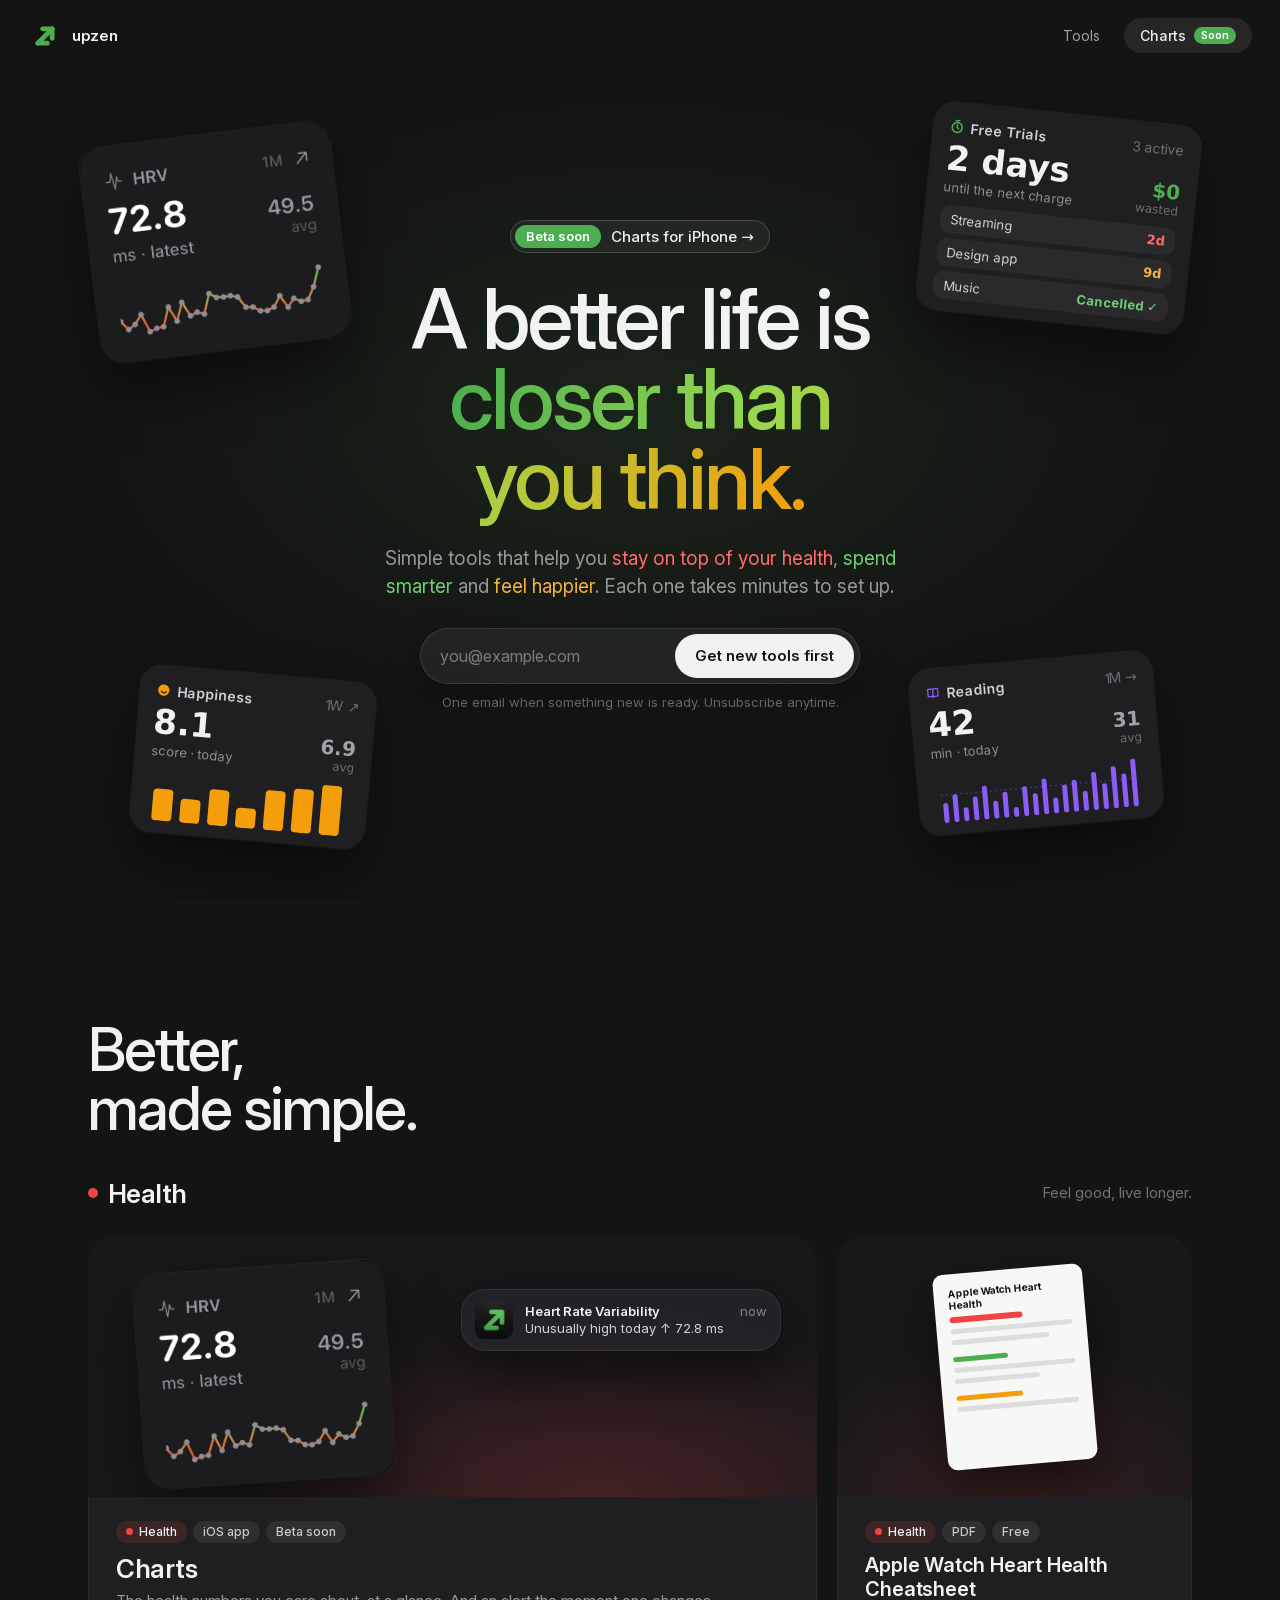
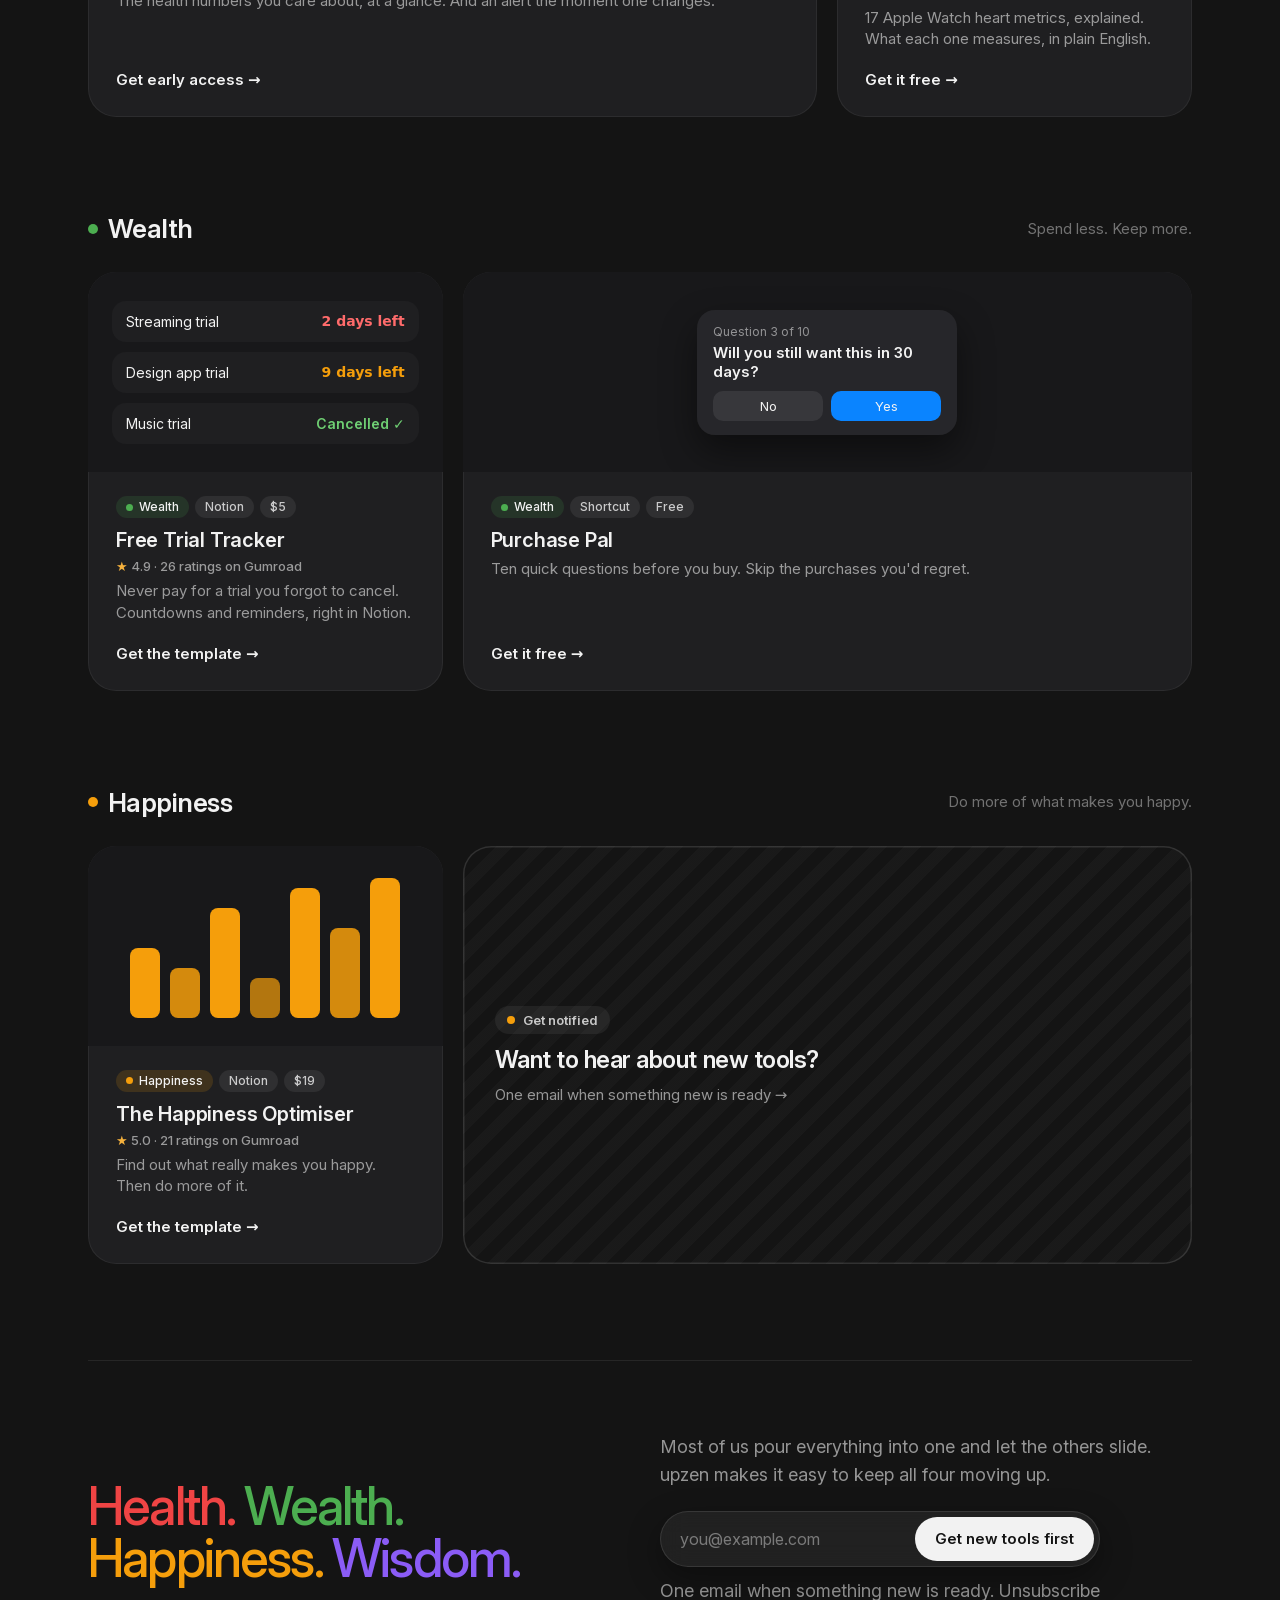
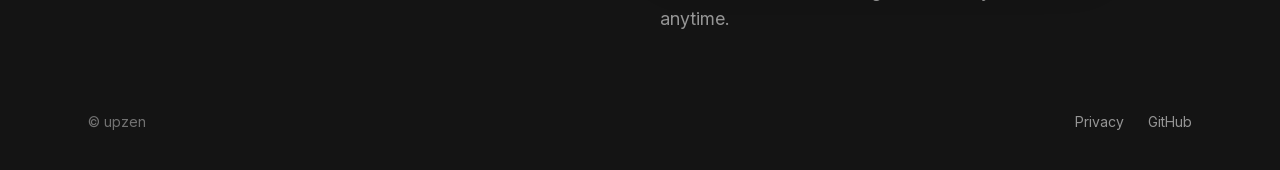
<file: index.html>
<!DOCTYPE html>
<html lang="en">
<head>
  <meta name="robots" content="noindex, nofollow" />
  <meta charset="UTF-8" />
  <meta name="viewport" content="width=device-width, initial-scale=1.0, minimum-scale=1.0, maximum-scale=5.0" />
  <title>upzen — tools for better living</title>
  <meta name="description" content="Simple tools that help you stay on top of your health, spend smarter and feel happier. Each one takes minutes to set up." />

  <!-- Favicon -->
  <link rel="icon" type="image/svg+xml" href="/assets/favicon.svg" />
  <link rel="icon" type="image/png" sizes="32x32" href="/assets/favicon-32x32.png" />
  <link rel="icon" type="image/png" sizes="16x16" href="/assets/favicon-16x16.png" />
  <link rel="apple-touch-icon" sizes="180x180" href="/assets/apple-touch-icon.png" />

  <!-- PWA -->
  <link rel="manifest" href="/manifest.json" />
  <meta name="theme-color" content="#141414" />
  <meta name="mobile-web-app-capable" content="yes" />
  <meta name="apple-mobile-web-app-capable" content="yes" />
  <meta name="apple-mobile-web-app-status-bar-style" content="black-translucent" />
  <meta name="apple-mobile-web-app-title" content="upzen" />

  <!-- Open Graph -->
  <meta property="og:type"        content="website" />
  <meta property="og:url"         content="https://upzen.co/" />
  <meta property="og:title"       content="upzen — tools for better living" />
  <meta property="og:description" content="Simple tools that help you stay on top of your health, spend smarter and feel happier. Each one takes minutes to set up." />
  <meta property="og:image"       content="https://upzen.co/assets/og-image.png" />
  <meta property="og:image:width"  content="1200" />
  <meta property="og:image:height" content="630" />
  <meta property="og:site_name"   content="upzen" />

  <!-- Twitter / X -->
  <meta name="twitter:card"        content="summary_large_image" />
  <meta name="twitter:title"       content="upzen — tools for better living" />
  <meta name="twitter:description" content="Simple tools that help you stay on top of your health, spend smarter and feel happier. Each one takes minutes to set up." />
  <meta name="twitter:image"       content="https://upzen.co/assets/og-image.png" />

  <link rel="preload" href="/assets/fonts/inter-roman-latin.woff2" as="font" type="font/woff2" crossorigin />
  <link rel="stylesheet" href="/assets/fonts/inter.css" />
  <link rel="stylesheet" href="/assets/v2.css" />
  <!-- Cloudflare Web Analytics --><script type='module' src='https://static.cloudflareinsights.com/beacon.min.js' data-cf-beacon='{"token": "06f5f6b1e0284eb387e32396f834f838"}'></script><!-- End Cloudflare Web Analytics -->
</head>
<body>

<header class="home-hero">
  <nav class="nav" aria-label="Main">
    <a href="/" class="nav-logo" aria-label="upzen home">
      <svg viewBox="0 0 79.67 79.67" aria-hidden="true"><path fill="#4cae50" d="m56.57,28.71h-22.16c-3.1,0-5.61-2.51-5.61-5.61s2.51-5.61,5.61-5.61h22.16c3.1,0,5.61,2.51,5.61,5.61s-2.51,5.61-5.61,5.61Z"/><path fill="#4cae50" d="m45.26,62.18h-22.16c-3.1,0-5.61-2.51-5.61-5.61s2.51-5.61,5.61-5.61h22.16c3.1,0,5.61,2.51,5.61,5.61s-2.51,5.61-5.61,5.61Z"/><path fill="#4cae50" d="m23.1,62.18c-1.44,0-2.87-.55-3.97-1.64-2.19-2.19-2.19-5.74,0-7.93L52.6,19.14c2.19-2.19,5.74-2.19,7.93,0,2.19,2.19,2.19,5.74,0,7.93L27.07,60.53c-1.1,1.1-2.53,1.64-3.97,1.64Z"/><path fill="#4cae50" d="m56.57,50.87c-3.1,0-5.61-2.51-5.61-5.61v-22.16c0-3.1,2.51-5.61,5.61-5.61s5.61,2.51,5.61,5.61v22.16c0,3.1-2.51,5.61-5.61,5.61Z"/></svg>
      <span>upzen</span>
    </a>
    <div class="nav-links">
      <a href="#tools">Tools</a>
      <a href="/charts/" class="nav-cta">Charts <span class="nav-soon">Soon</span></a>
    </div>
  </nav>

  <div class="home-hero-main">
    <a href="/charts/" class="pill"><span class="pill-badge">Beta soon</span><span>Charts for iPhone →</span></a>
    <h1 class="h1">A better life is<br><span class="grad grad-home">closer than<br>you think.</span></h1>
    <p class="lede">Simple tools that help you <a href="#area-health" class="area-link" style="color:#ff6b6b">stay on top of your health</a>, <a href="#area-wealth" class="area-link" style="color:#6fcf73">spend smarter</a> and <a href="#area-happiness" class="area-link" style="color:#f5b13d">feel happier</a>. Each one takes minutes to set up.</p>
    <form id="join" class="waitlist" data-kit-form="home" data-success="You're on the list. 🎉" action="https://app.kit.com/forms/9920214/subscriptions" method="post" novalidate>
      <div class="waitlist-fields">
        <label for="email-hero" class="sr-only">Email address</label>
        <input id="email-hero" class="waitlist-input" type="email" name="email_address" placeholder="you@example.com" required autocomplete="email" />
        <button type="submit" class="waitlist-btn">Get new tools first</button>
      </div>
      <input type="text" name="hp_website" class="waitlist-hp" tabindex="-1" autocomplete="off" aria-hidden="true" />
      <p class="waitlist-note">One email when something new is ready. Unsubscribe anytime.</p>
      <p class="waitlist-msg" role="status" aria-live="polite"></p>
    </form>
  </div>

  <div class="home-floats">
    <a href="/charts/" class="float float-hrv shot-card">
      <img src="/assets/charts/hrv-card.png" width="537" height="462"
           alt="A Charts HRV card: 72.8 ms latest against a 49.5 ms average, with a month of readings going up and down before rising today." />
    </a>
    <a href="https://upzen.gumroad.com/l/freetrialtracker" class="float float-wealth mcard" aria-label="Free Trial Tracker, a Notion template">
      <div class="mcard-head"><span class="mcard-title"><svg width="15" height="15" viewBox="0 0 24 24" fill="none" aria-hidden="true"><circle cx="12" cy="13" r="8" stroke="#4cae50" stroke-width="2.4"/><path d="M12 9v4l2.5 2M9 2h6" stroke="#4cae50" stroke-width="2.4" stroke-linecap="round"/></svg>Free Trials</span><span class="mcard-range">3 active</span></div>
      <div class="mcard-figs"><div><div class="mcard-val num">2 days</div><div class="mcard-sub">until the next charge</div></div><div class="mcard-avg num" style="color:#4cae50">$0<small>wasted</small></div></div>
      <div class="mcard-rows"><span class="mcard-row"><span>Streaming</span><b class="num" style="color:#ff6b6b">2d</b></span><span class="mcard-row"><span>Design app</span><b class="num" style="color:#f5b13d">9d</b></span><span class="mcard-row"><span>Music</span><b style="color:#6fcf73">Cancelled ✓</b></span></div>
    </a>
    <a href="https://upzen.gumroad.com/l/the-happiness-optimiser" class="float float-happy mcard" aria-label="The Happiness Optimiser, a Notion template">
      <div class="mcard-head"><span class="mcard-title"><svg width="15" height="15" viewBox="0 0 24 24"><circle cx="12" cy="12" r="9" fill="#f59e0b"/><path d="M8 14c1 1.6 2.4 2.4 4 2.4s3-.8 4-2.4" stroke="#1f1f21" stroke-width="1.8" fill="none" stroke-linecap="round"/></svg>Happiness</span><span class="mcard-range">1W ↗</span></div>
      <div class="mcard-figs"><div><div class="mcard-val num">8.1</div><div class="mcard-sub">score · today</div></div><div class="mcard-avg num">6.9<small>avg</small></div></div>
      <svg class="spark" viewBox="0 0 200 54" style="height:54px"><g fill="#f59e0b"><rect x="4" y="22" width="20" height="32" rx="4"/><rect x="32" y="30" width="20" height="24" rx="4"/><rect x="60" y="18" width="20" height="36" rx="4"/><rect x="88" y="34" width="20" height="20" rx="4"/><rect x="116" y="14" width="20" height="40" rx="4"/><rect x="144" y="10" width="20" height="44" rx="4"/><rect x="172" y="4" width="20" height="50" rx="4"/></g></svg>
    </a>
    <div class="float float-wisdom mcard" aria-hidden="true">
      <div class="mcard-head"><span class="mcard-title"><svg width="15" height="15" viewBox="0 0 24 24" fill="none"><path d="M4 5h6a2 2 0 0 1 2 2v12a2 2 0 0 0-2-2H4zM20 5h-6a2 2 0 0 0-2 2v12a2 2 0 0 1 2-2h6z" stroke="#8b5cf6" stroke-width="2" stroke-linejoin="round"/></svg>Reading</span><span class="mcard-range">1M →</span></div>
      <div class="mcard-figs"><div><div class="mcard-val num">42</div><div class="mcard-sub">min · today</div></div><div class="mcard-avg num">31<small>avg</small></div></div>
      <svg class="spark" viewBox="0 0 200 54" style="height:54px"><line x1="0" y1="26" x2="200" y2="26" stroke="#8b5cf6" stroke-opacity="0.45" stroke-width="1" stroke-dasharray="2 3"/><g fill="#8b5cf6"><rect x="2" y="34" width="5" height="20" rx="2.5"/><rect x="12" y="26" width="5" height="28" rx="2.5"/><rect x="22" y="40" width="5" height="14" rx="2.5"/><rect x="32" y="30" width="5" height="24" rx="2.5"/><rect x="42" y="20" width="5" height="34" rx="2.5"/><rect x="52" y="36" width="5" height="18" rx="2.5"/><rect x="62" y="28" width="5" height="26" rx="2.5"/><rect x="72" y="44" width="5" height="10" rx="2.5"/><rect x="82" y="24" width="5" height="30" rx="2.5"/><rect x="92" y="32" width="5" height="22" rx="2.5"/><rect x="102" y="18" width="5" height="36" rx="2.5"/><rect x="112" y="38" width="5" height="16" rx="2.5"/><rect x="122" y="26" width="5" height="28" rx="2.5"/><rect x="132" y="22" width="5" height="32" rx="2.5"/><rect x="142" y="34" width="5" height="20" rx="2.5"/><rect x="152" y="16" width="5" height="38" rx="2.5"/><rect x="162" y="28" width="5" height="26" rx="2.5"/><rect x="172" y="12" width="5" height="42" rx="2.5"/><rect x="182" y="20" width="5" height="34" rx="2.5"/><rect x="192" y="6" width="5" height="48" rx="2.5"/></g></svg>
    </div>
  </div>
</header>

<main id="tools" class="wrap shelf-section">
  <div class="shelf-head">
    <h2 class="h2">Better,<br>made simple.</h2>
  </div>

  <!-- To add a product: add a .pcard to its area and shrink or remove that area's .soon card. -->
  <section class="area" id="area-health" data-area="health" aria-labelledby="h-health">
    <div class="area-head"><h3 id="h-health"><span class="dot" style="background:var(--health)"></span>Health</h3><span>Feel good, live longer.</span></div>
    <div class="shelf">
      <a class="pcard span-2" href="/charts/">
        <div class="pcard-art" style="height:260px; background: radial-gradient(ellipse 80% 100% at 70% 100%, rgba(239,68,68,0.20), rgba(31,31,33,0) 70%), #18181a">
          <div class="shot-card feat-hrv">
            <img src="/assets/charts/hrv-card.png" width="537" height="462" alt="" loading="lazy" />
          </div>
          <div class="banner feat-banner">
            <img src="/assets/charts/app-icon.png" alt="" width="38" height="38" />
            <div class="banner-text"><div class="banner-top"><b>Heart Rate Variability</b><span>now</span></div><div class="banner-body">Unusually high today ↑ 72.8&nbsp;ms</div></div>
          </div>
        </div>
        <div class="pcard-body">
          <div class="pcard-meta"><span style="display: inline-flex; align-items: center; gap: 6px; font-size: 12px; font-weight: 500; padding: 5px 10px; border-radius: 99px; line-height: 1; white-space: nowrap; background: rgba(239,68,68,0.14); color: #f2f2f2"><span style="width: 7px; height: 7px; border-radius: 99px; background: #ef4444"></span>Health</span><span style="display: inline-flex; align-items: center; gap: 6px; font-size: 12px; font-weight: 500; padding: 5px 10px; border-radius: 99px; line-height: 1; white-space: nowrap; background: rgba(255,255,255,0.07); color: rgba(255,255,255,0.75)">iOS app</span><span style="display: inline-flex; align-items: center; gap: 6px; font-size: 12px; font-weight: 500; padding: 5px 10px; border-radius: 99px; line-height: 1; white-space: nowrap; background: rgba(255,255,255,0.07); color: rgba(255,255,255,0.75)">Beta soon</span></div>
          <div class="pcard-name" style="font-size:26px">Charts</div>
          <div class="pcard-desc">The health numbers you care about, at a glance. And an alert the moment one changes.</div>
          <div class="pcard-cta">Get early access →</div>
        </div>
      </a>
      <a class="pcard" href="https://upzen.gumroad.com/l/apple-watch-cheatsheet">
        <div class="pcard-art" style="height:260px; display:flex; align-items:center; justify-content:center; background: radial-gradient(ellipse 90% 90% at 50% 100%, rgba(239,68,68,0.16), rgba(31,31,33,0) 70%), #18181a" aria-hidden="true">
          <div style="width:150px; height:196px; background:#f7f7f5; border-radius:10px; transform:rotate(-5deg); box-shadow:0 24px 50px rgba(0,0,0,0.5); padding:14px; display:flex; flex-direction:column; gap:6px">
            <div style="font-size:10px; font-weight:700; color:#141414; line-height:1.15">Apple Watch Heart Health</div>
            <div style="height:6px; border-radius:3px; background:#ef4444; width:60%"></div>
            <div style="height:5px; border-radius:3px; background:#ddd"></div><div style="height:5px; border-radius:3px; background:#ddd; width:80%"></div>
            <div style="height:5px; border-radius:3px; background:#4cae50; width:45%; margin-top:6px"></div>
            <div style="height:5px; border-radius:3px; background:#ddd"></div><div style="height:5px; border-radius:3px; background:#ddd; width:70%"></div>
            <div style="height:5px; border-radius:3px; background:#f59e0b; width:55%; margin-top:6px"></div>
            <div style="height:5px; border-radius:3px; background:#ddd"></div>
          </div>
        </div>
        <div class="pcard-body">
          <div class="pcard-meta"><span style="display: inline-flex; align-items: center; gap: 6px; font-size: 12px; font-weight: 500; padding: 5px 10px; border-radius: 99px; line-height: 1; white-space: nowrap; background: rgba(239,68,68,0.14); color: #f2f2f2"><span style="width: 7px; height: 7px; border-radius: 99px; background: #ef4444"></span>Health</span><span style="display: inline-flex; align-items: center; gap: 6px; font-size: 12px; font-weight: 500; padding: 5px 10px; border-radius: 99px; line-height: 1; white-space: nowrap; background: rgba(255,255,255,0.07); color: rgba(255,255,255,0.75)">PDF</span><span style="display: inline-flex; align-items: center; gap: 6px; font-size: 12px; font-weight: 500; padding: 5px 10px; border-radius: 99px; line-height: 1; white-space: nowrap; background: rgba(255,255,255,0.07); color: rgba(255,255,255,0.75)">Free</span></div>
          <div class="pcard-name">Apple Watch Heart Health Cheatsheet</div>
          <div class="pcard-desc">17 Apple Watch heart metrics, explained. What each one measures, in plain English.</div>
          <div class="pcard-cta">Get it free →</div>
        </div>
      </a>
    </div>
  </section>

  <section class="area" id="area-wealth" data-area="wealth" aria-labelledby="h-wealth">
    <div class="area-head"><h3 id="h-wealth"><span class="dot" style="background:var(--wealth)"></span>Wealth</h3><span>Spend less. Keep more.</span></div>
    <div class="shelf">
      <a class="pcard" href="https://upzen.gumroad.com/l/freetrialtracker">
        <div class="pcard-art" style="display:flex; flex-direction:column; justify-content:center; gap:10px; padding:0 24px" aria-hidden="true">
          <div style="display:flex; justify-content:space-between; gap:8px; background:var(--card); border-radius:14px; padding:12px 14px; font-size:14px"><span>Streaming trial</span><span class="num" style="color:#ff6b6b; font-weight:700; white-space:nowrap">2 days left</span></div>
          <div style="display:flex; justify-content:space-between; gap:8px; background:var(--card); border-radius:14px; padding:12px 14px; font-size:14px"><span>Design app trial</span><span class="num" style="color:#f59e0b; font-weight:700; white-space:nowrap">9 days left</span></div>
          <div style="display:flex; justify-content:space-between; gap:8px; background:var(--card); border-radius:14px; padding:12px 14px; font-size:14px"><span>Music trial</span><span style="color:#6fcf73; font-weight:600; white-space:nowrap">Cancelled ✓</span></div>
        </div>
        <div class="pcard-body">
          <div class="pcard-meta"><span style="display: inline-flex; align-items: center; gap: 6px; font-size: 12px; font-weight: 500; padding: 5px 10px; border-radius: 99px; line-height: 1; white-space: nowrap; background: rgba(76,174,80,0.15); color: #f2f2f2"><span style="width: 7px; height: 7px; border-radius: 99px; background: #4cae50"></span>Wealth</span><span style="display: inline-flex; align-items: center; gap: 6px; font-size: 12px; font-weight: 500; padding: 5px 10px; border-radius: 99px; line-height: 1; white-space: nowrap; background: rgba(255,255,255,0.07); color: rgba(255,255,255,0.75)">Notion</span><span style="display: inline-flex; align-items: center; gap: 6px; font-size: 12px; font-weight: 500; padding: 5px 10px; border-radius: 99px; line-height: 1; white-space: nowrap; background: rgba(255,255,255,0.07); color: rgba(255,255,255,0.75)">$5</span></div>
          <div class="pcard-name">Free Trial Tracker</div>
          <div class="pcard-proof"><span aria-hidden="true">★</span> 4.9 · 26 ratings on Gumroad</div>
          <div class="pcard-desc">Never pay for a trial you forgot to cancel. Countdowns and reminders, right in Notion.</div>
          <div class="pcard-cta">Get the template →</div>
        </div>
      </a>
      <a class="pcard span-2" href="https://upzen.gumroad.com/l/purchase-pal">
        <div class="pcard-art" style="display:flex; align-items:center; justify-content:center; padding:0 24px" aria-hidden="true">
          <div style="background:rgba(40,40,44,0.9); border-radius:18px; padding:14px 16px; width:100%; max-width:260px; box-shadow:0 16px 36px rgba(0,0,0,0.45)">
            <div style="font-size:12px; color:rgba(255,255,255,0.5)">Question 3 of 10</div>
            <div style="font-size:15px; font-weight:600; margin-top:4px">Will you still want this in 30 days?</div>
            <div style="display:flex; gap:8px; margin-top:10px"><span style="flex:1; text-align:center; font-size:13px; padding:7px; border-radius:10px; background:rgba(255,255,255,0.08)">No</span><span style="flex:1; text-align:center; font-size:13px; padding:7px; border-radius:10px; background:#0a84ff">Yes</span></div>
          </div>
        </div>
        <div class="pcard-body">
          <div class="pcard-meta"><span style="display: inline-flex; align-items: center; gap: 6px; font-size: 12px; font-weight: 500; padding: 5px 10px; border-radius: 99px; line-height: 1; white-space: nowrap; background: rgba(76,174,80,0.15); color: #f2f2f2"><span style="width: 7px; height: 7px; border-radius: 99px; background: #4cae50"></span>Wealth</span><span style="display: inline-flex; align-items: center; gap: 6px; font-size: 12px; font-weight: 500; padding: 5px 10px; border-radius: 99px; line-height: 1; white-space: nowrap; background: rgba(255,255,255,0.07); color: rgba(255,255,255,0.75)">Shortcut</span><span style="display: inline-flex; align-items: center; gap: 6px; font-size: 12px; font-weight: 500; padding: 5px 10px; border-radius: 99px; line-height: 1; white-space: nowrap; background: rgba(255,255,255,0.07); color: rgba(255,255,255,0.75)">Free</span></div>
          <div class="pcard-name">Purchase Pal</div>
          <div class="pcard-desc">Ten quick questions before you buy. Skip the purchases you'd regret.</div>
          <div class="pcard-cta">Get it free →</div>
        </div>
      </a>
    </div>
  </section>

  <section class="area" id="area-happiness" data-area="happiness" aria-labelledby="h-happiness">
    <div class="area-head"><h3 id="h-happiness"><span class="dot" style="background:var(--happiness)"></span>Happiness</h3><span>Do more of what makes you happy.</span></div>
    <div class="shelf">
      <a class="pcard" href="https://upzen.gumroad.com/l/the-happiness-optimiser">
        <div class="pcard-art" style="display:flex; align-items:flex-end; justify-content:center; gap:10px; padding:0 24px 28px" aria-hidden="true">
          <div style="width:30px; height:70px; border-radius:8px; background:#f59e0b"></div><div style="width:30px; height:50px; border-radius:8px; background:#f59e0b; opacity:.85"></div><div style="width:30px; height:110px; border-radius:8px; background:#f59e0b"></div><div style="width:30px; height:40px; border-radius:8px; background:#f59e0b; opacity:.7"></div><div style="width:30px; height:130px; border-radius:8px; background:#f59e0b"></div><div style="width:30px; height:90px; border-radius:8px; background:#f59e0b; opacity:.85"></div><div style="width:30px; height:140px; border-radius:8px; background:#f59e0b"></div>
        </div>
        <div class="pcard-body">
          <div class="pcard-meta"><span style="display: inline-flex; align-items: center; gap: 6px; font-size: 12px; font-weight: 500; padding: 5px 10px; border-radius: 99px; line-height: 1; white-space: nowrap; background: rgba(245,158,11,0.15); color: #f2f2f2"><span style="width: 7px; height: 7px; border-radius: 99px; background: #f59e0b"></span>Happiness</span><span style="display: inline-flex; align-items: center; gap: 6px; font-size: 12px; font-weight: 500; padding: 5px 10px; border-radius: 99px; line-height: 1; white-space: nowrap; background: rgba(255,255,255,0.07); color: rgba(255,255,255,0.75)">Notion</span><span style="display: inline-flex; align-items: center; gap: 6px; font-size: 12px; font-weight: 500; padding: 5px 10px; border-radius: 99px; line-height: 1; white-space: nowrap; background: rgba(255,255,255,0.07); color: rgba(255,255,255,0.75)">$19</span></div>
          <div class="pcard-name">The Happiness Optimiser</div>
          <div class="pcard-proof"><span aria-hidden="true">★</span> 5.0 · 21 ratings on Gumroad</div>
          <div class="pcard-desc">Find out what really makes you happy. Then do more of it.</div>
          <div class="pcard-cta">Get the template →</div>
        </div>
      </a>
      <a class="soon" href="#subscribe">
        <span class="soon-badge"><span class="dot" style="background:var(--happiness)"></span>Get notified</span>
        <span class="soon-title">Want to hear about new tools?</span>
        <span class="soon-sub">One email when something new is ready →</span>
      </a>
    </div>
  </section>

  <section id="subscribe" class="about">
    <h2 class="h2" style="font-size:clamp(36px, 4.6vw, 52px); line-height:1"><span style="color:var(--health)">Health.</span> <span style="color:var(--wealth)">Wealth.</span><br><span style="color:var(--happiness)">Happiness.</span> <span style="color:var(--wisdom)">Wisdom.</span></h2>
    <div class="about-copy">
      <p>Most of us pour everything into one and let the others slide. upzen makes it easy to keep all four moving up.</p>
      <form class="waitlist" data-kit-form="home" data-success="You're on the list. 🎉" action="https://app.kit.com/forms/9920214/subscriptions" method="post" novalidate>
        <div class="waitlist-fields">
          <label for="email-end" class="sr-only">Email address</label>
          <input id="email-end" class="waitlist-input" type="email" name="email_address" placeholder="you@example.com" required autocomplete="email" />
          <button type="submit" class="waitlist-btn">Get new tools first</button>
        </div>
        <input type="text" name="hp_website" class="waitlist-hp" tabindex="-1" autocomplete="off" aria-hidden="true" />
        <p class="waitlist-note">One email when something new is ready. Unsubscribe anytime.</p>
        <p class="waitlist-msg" role="status" aria-live="polite"></p>
      </form>
    </div>
  </section>

  <footer class="footer">
    <span>© upzen</span>
    <nav aria-label="Footer"><a href="/privacy">Privacy</a><a href="https://github.com/upzen-co">GitHub</a></nav>
  </footer>
</main>

<script src="/assets/v2.js"></script>
</body>
</html>
</file>
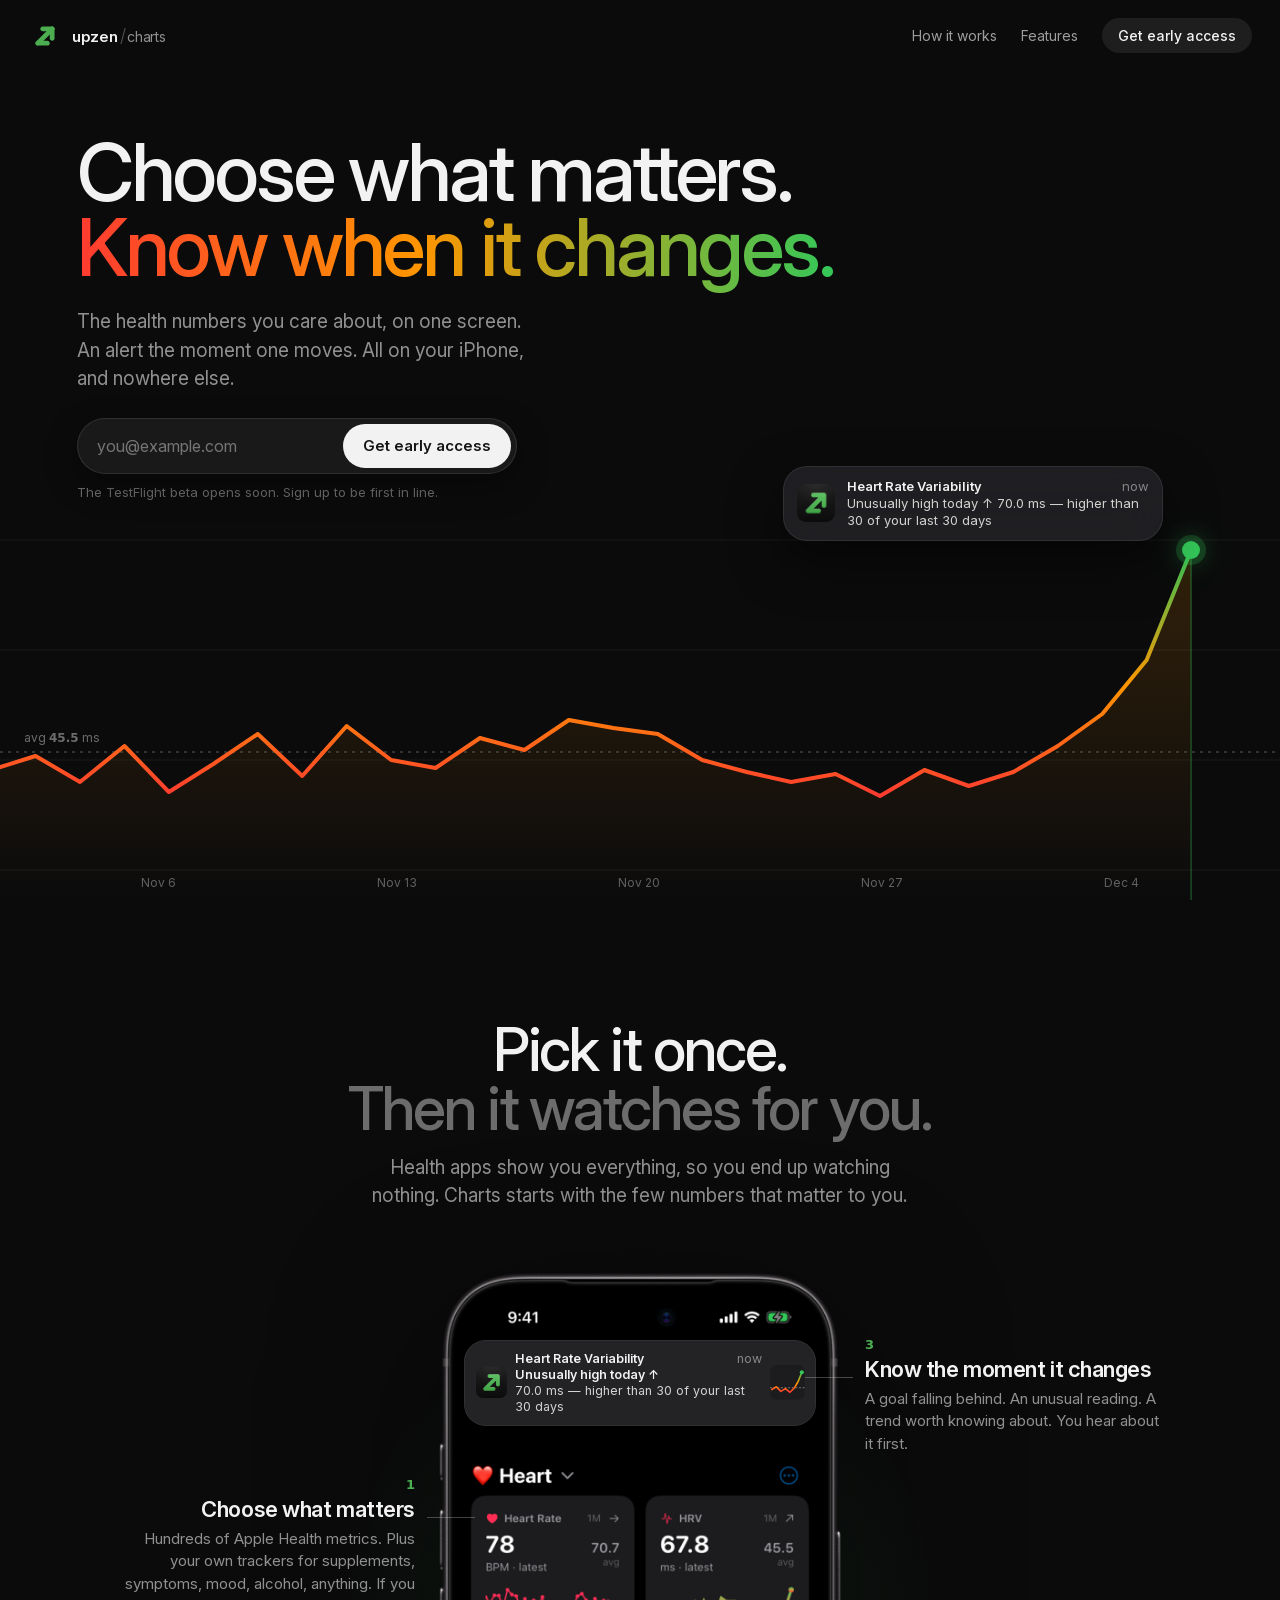
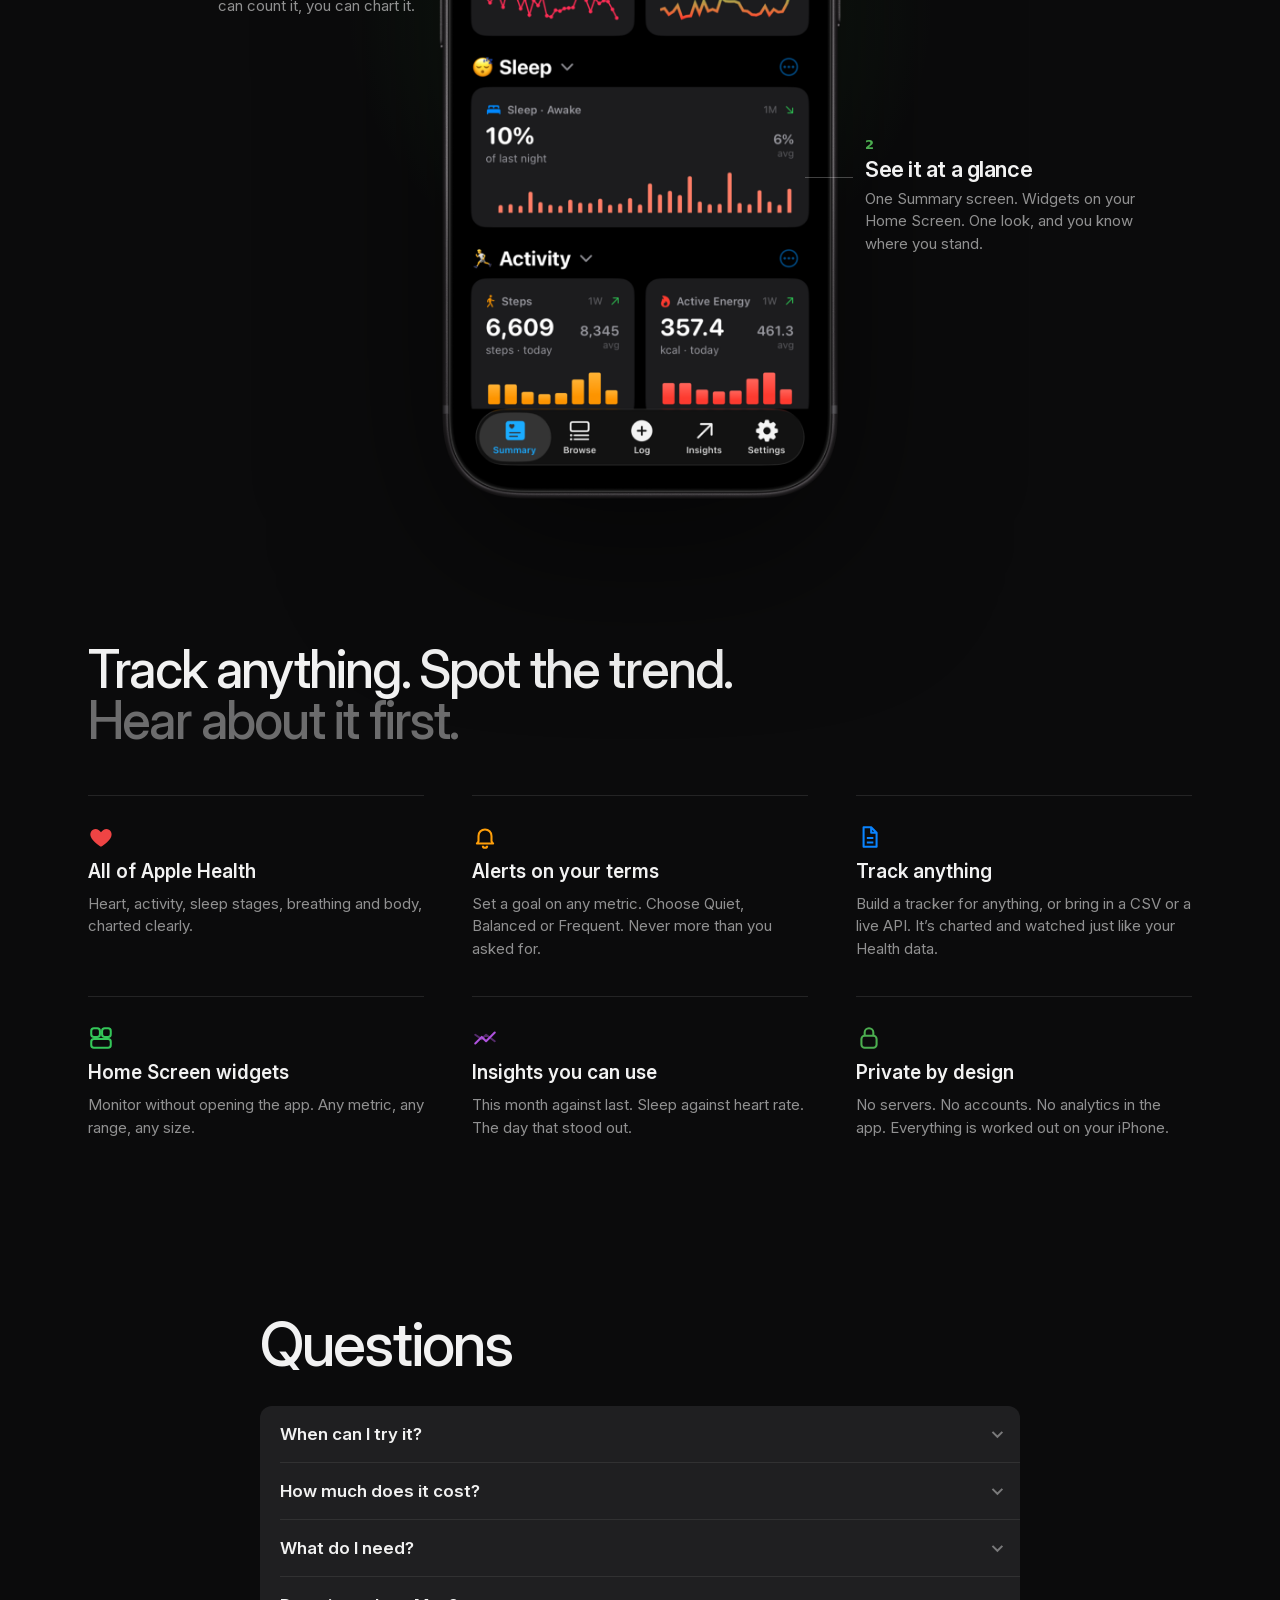
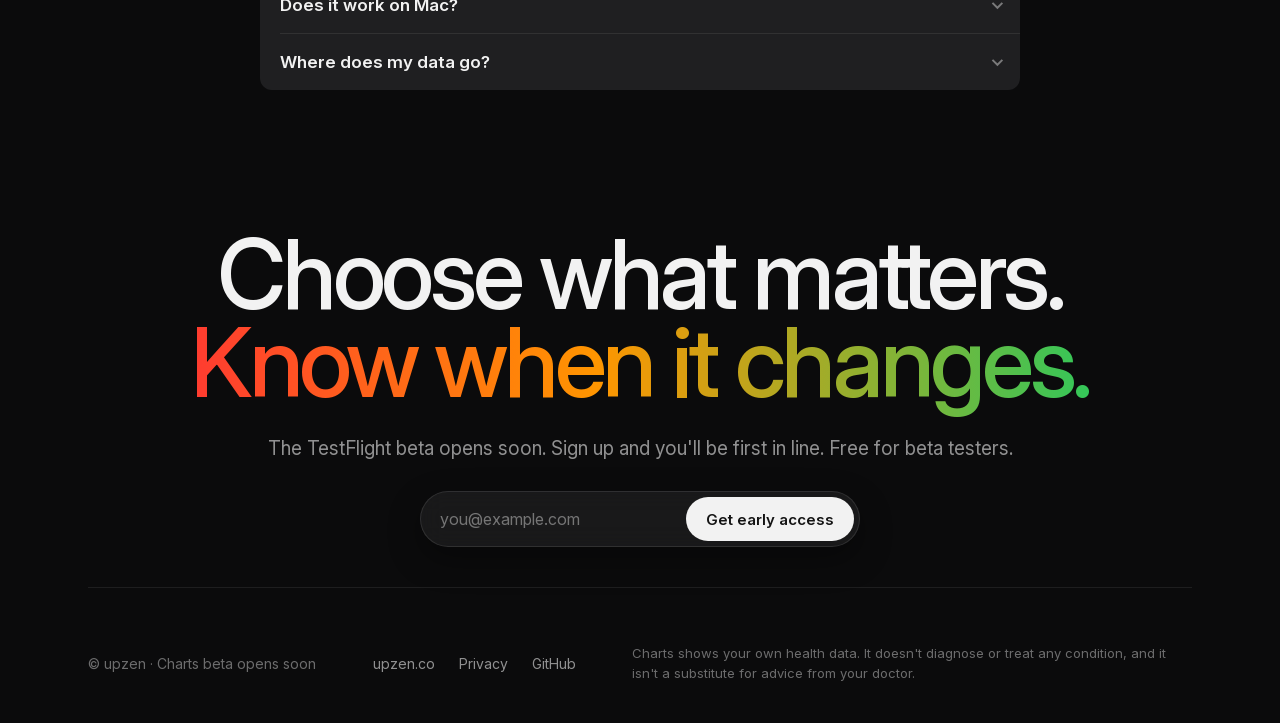
<file: charts/index.html>
<!DOCTYPE html>
<html lang="en">
<head>
  <meta name="robots" content="noindex, nofollow" />
  <meta charset="UTF-8" />
  <meta name="viewport" content="width=device-width, initial-scale=1.0, minimum-scale=1.0, maximum-scale=5.0" />
  <title>Charts — choose what matters, know when it changes · upzen</title>
  <meta name="description" content="Charts is the chart app for the health data you care about. Choose your metrics, monitor them at a glance, and get real-time alerts the moment any of them changes. Private by design. Beta coming soon to iPhone, and to Mac for your own data." />
  <link rel="canonical" href="https://upzen.co/charts/" />

  <!-- Favicon -->
  <link rel="icon" type="image/svg+xml" href="/assets/favicon.svg" />
  <link rel="icon" type="image/png" sizes="32x32" href="/assets/favicon-32x32.png" />
  <link rel="icon" type="image/png" sizes="16x16" href="/assets/favicon-16x16.png" />
  <link rel="apple-touch-icon" sizes="180x180" href="/assets/apple-touch-icon.png" />
  <meta name="theme-color" content="#0b0b0c" />

  <!-- Open Graph -->
  <meta property="og:type"        content="website" />
  <meta property="og:url"         content="https://upzen.co/charts/" />
  <meta property="og:title"       content="Charts — choose what matters, know when it changes" />
  <meta property="og:description" content="Choose the health data you care about, monitor it at a glance, and get real-time alerts the moment any of it changes. Private by design. Beta coming soon to iPhone, and to Mac for your own data." />
  <meta property="og:image"       content="https://upzen.co/assets/charts/og-image.png" />
  <meta property="og:image:width"  content="1200" />
  <meta property="og:image:height" content="630" />
  <meta property="og:image:alt"   content="Charts app: headline “Choose what matters. Know when it changes.” beside an iPhone showing the Summary screen and a real-time Heart Rate Variability alert." />
  <meta property="og:site_name"   content="upzen" />

  <!-- Twitter / X -->
  <meta name="twitter:card"        content="summary_large_image" />
  <meta name="twitter:title"       content="Charts — choose what matters, know when it changes" />
  <meta name="twitter:description" content="Choose the health data you care about, monitor it at a glance, and get real-time alerts the moment any of it changes. Private by design. Beta coming soon to iPhone, and to Mac for your own data." />
  <meta name="twitter:image"       content="https://upzen.co/assets/charts/og-image.png" />
  <meta name="twitter:image:alt"   content="Charts app: headline “Choose what matters. Know when it changes.” beside an iPhone showing the Summary screen and a real-time Heart Rate Variability alert." />

  <link rel="preload" href="/assets/fonts/inter-roman-latin.woff2" as="font" type="font/woff2" crossorigin />
  <link rel="stylesheet" href="/assets/fonts/inter.css" />
  <link rel="stylesheet" href="/assets/v2.css" />
  <!-- Cloudflare Web Analytics --><script type='module' src='https://static.cloudflareinsights.com/beacon.min.js' data-cf-beacon='{"token": "06f5f6b1e0284eb387e32396f834f838"}'></script><!-- End Cloudflare Web Analytics -->
</head>
<body class="page-charts">

<header class="charts-hero">
  <nav class="nav" aria-label="Main">
    <a href="/" class="nav-logo" aria-label="upzen home">
      <svg viewBox="0 0 79.67 79.67" aria-hidden="true"><path fill="#4cae50" d="m56.57,28.71h-22.16c-3.1,0-5.61-2.51-5.61-5.61s2.51-5.61,5.61-5.61h22.16c3.1,0,5.61,2.51,5.61,5.61s-2.51,5.61-5.61,5.61Z"/><path fill="#4cae50" d="m45.26,62.18h-22.16c-3.1,0-5.61-2.51-5.61-5.61s2.51-5.61,5.61-5.61h22.16c3.1,0,5.61,2.51,5.61,5.61s-2.51,5.61-5.61,5.61Z"/><path fill="#4cae50" d="m23.1,62.18c-1.44,0-2.87-.55-3.97-1.64-2.19-2.19-2.19-5.74,0-7.93L52.6,19.14c2.19-2.19,5.74-2.19,7.93,0,2.19,2.19,2.19,5.74,0,7.93L27.07,60.53c-1.1,1.1-2.53,1.64-3.97,1.64Z"/><path fill="#4cae50" d="m56.57,50.87c-3.1,0-5.61-2.51-5.61-5.61v-22.16c0-3.1,2.51-5.61,5.61-5.61s5.61,2.51,5.61,5.61v22.16c0,3.1-2.51,5.61-5.61,5.61Z"/></svg>
      <span>upzen<span class="wm-sep">/</span><span class="wm-product">charts</span></span>
    </a>
    <div class="nav-links">
      <a href="#how" class="hide-sm">How it works</a>
      <a href="#features" class="hide-sm">Features</a>
      <a href="#notify" class="nav-cta">Get early access</a>
    </div>
  </nav>

  <div class="hero-graph" aria-hidden="true">
    <svg class="line line-grid" viewBox="0 0 1440 470" preserveAspectRatio="none">
      <g stroke="rgba(255,255,255,0.06)" stroke-width="1" vector-effect="non-scaling-stroke"><line x1="0" y1="110" x2="1440" y2="110" vector-effect="non-scaling-stroke"/><line x1="0" y1="220" x2="1440" y2="220" vector-effect="non-scaling-stroke"/><line x1="0" y1="330" x2="1440" y2="330" vector-effect="non-scaling-stroke"/><line x1="0" y1="440" x2="1440" y2="440" vector-effect="non-scaling-stroke"/></g>
      <line x1="0" y1="322" x2="1440" y2="322" stroke="rgba(255,255,255,0.32)" stroke-width="1.2" stroke-dasharray="3 5" vector-effect="non-scaling-stroke"/>
    </svg>
    <!-- The data draws itself in on load (CSS), then the spike and the alert land. -->
    <svg class="line line-data" viewBox="0 0 1440 470" preserveAspectRatio="none">
      <defs>
        <linearGradient id="hrv-hero" x1="0" y1="1" x2="0" y2="0"><stop offset="0" stop-color="#ff3b30"/><stop offset="0.45" stop-color="#ff9500"/><stop offset="1" stop-color="#34c759"/></linearGradient>
        <linearGradient id="hrv-hero-fill" x1="0" y1="0" x2="0" y2="1"><stop offset="0" stop-color="#ff9500" stop-opacity="0.16"/><stop offset="1" stop-color="#ff9500" stop-opacity="0"/></linearGradient>
      </defs>
      <path d="M-10,340 L40,326 L90,352 L140,316 L190,362 L240,334 L290,304 L340,346 L390,296 L440,330 L490,338 L540,308 L590,320 L640,290 L690,298 L740,304 L790,330 L840,342 L890,352 L940,344 L990,366 L1040,340 L1090,356 L1140,342 L1190,316 L1240,284 L1290,230 L1340,120 L1340,470 L-10,470 Z" fill="url(#hrv-hero-fill)"/>
      <polyline fill="none" stroke="url(#hrv-hero)" stroke-width="4" stroke-linejoin="round" stroke-linecap="round" vector-effect="non-scaling-stroke" points="-10,340 40,326 90,352 140,316 190,362 240,334 290,304 340,346 390,296 440,330 490,338 540,308 590,320 640,290 690,298 740,304 790,330 840,342 890,352 940,344 990,366 1040,340 1090,356 1140,342 1190,316 1240,284 1290,230 1340,120"/>
      <line x1="1340" y1="120" x2="1340" y2="470" stroke="#34c759" stroke-opacity="0.35" stroke-width="1.5" vector-effect="non-scaling-stroke"/>
    </svg>
    <div class="avg">avg <span class="num" style="font-weight:600">45.5</span> ms</div>
    <div class="spike"></div>
    <div class="banner hero-alert">
      <img src="/assets/charts/app-icon.png" alt="" width="38" height="38" />
      <div class="banner-text">
        <div class="banner-top"><b>Heart Rate Variability</b><span>now</span></div>
        <div class="banner-body">Unusually high today ↑ 70.0 ms — higher than 30 of your last 30 days</div>
      </div>
    </div>
    <div class="dates" data-live-dates><span>&nbsp;</span></div>
  </div>

  <div class="charts-hero-main">
    <h1 class="h1"><span class="line">Choose what matters.</span><br><span class="line grad grad-health">Know when it changes.</span></h1>
    <p class="lede">The health numbers you care about, on one screen. An alert the moment one moves. All on your iPhone, and nowhere else.</p>
    <form class="waitlist" data-kit-form="charts" data-success="You're in. We'll email you the moment the beta opens. 🎉" action="https://app.kit.com/forms/10081023/subscriptions" method="post" novalidate>
      <div class="waitlist-fields">
        <label for="email-hero" class="sr-only">Email address</label>
        <input id="email-hero" class="waitlist-input" type="email" name="email_address" placeholder="you@example.com" required autocomplete="email" />
        <button type="submit" class="waitlist-btn">Get early access</button>
      </div>
      <input type="text" name="hp_website" class="waitlist-hp" tabindex="-1" autocomplete="off" aria-hidden="true" />
      <p class="waitlist-note">The TestFlight beta opens soon. Sign up to be first in line.</p>
      <p class="waitlist-msg" role="status" aria-live="polite"></p>
    </form>
  </div>
</header>

<main class="wrap">
  <section id="how" class="story">
    <div class="story-head" data-reveal>
      <h2 class="h2">Pick it once.<br><span style="color:var(--ink-3)">Then it watches for you.</span></h2>
      <p class="lede">Health apps show you everything, so you end up watching nothing. Charts starts with the few numbers that matter to you.</p>
    </div>

    <div class="stage">
      <div class="stage-glow"></div>
      <div class="phone" data-reveal>
        <img src="/assets/charts/iphone-summary.png" width="900" height="1840" loading="lazy"
             alt="Charts on iPhone 18 Pro: the Summary screen with Heart, Sleep and Activity sections and a Heart Rate Variability alert arriving." />
        <!-- Real notifications carry the chart thumbnail NotificationChartRenderer attaches (dark card, latest data on the right). -->
        <div class="banner" aria-hidden="true">
          <img src="/assets/charts/app-icon.png" alt="" width="34" height="34" />
          <div class="banner-text">
            <div class="banner-top"><b>Heart Rate Variability</b><span>now</span></div>
            <div style="font-weight:600">Unusually high today ↑</div>
            <div class="banner-body">70.0 ms — higher than 30 of your last 30 days</div>
          </div>
          <svg class="banner-thumb" viewBox="0 0 38 38">
            <defs><linearGradient id="nb-hrv" x1="0" y1="1" x2="0" y2="0"><stop offset="0" stop-color="#ff3b30"/><stop offset="0.45" stop-color="#ff9500"/><stop offset="1" stop-color="#34c759"/></linearGradient></defs>
            <rect width="38" height="38" fill="#1C1C1E"/>
            <line x1="0" y1="25" x2="38" y2="25" stroke="#9e9e9e" stroke-width="0.8" stroke-dasharray="2 2"/>
            <polyline fill="none" stroke="url(#nb-hrv)" stroke-width="1.8" stroke-linejoin="round" stroke-linecap="round" points="2,27 7,24 12,29 17,26 22,30 27,25 31,18 35,8"/>
            <circle cx="35" cy="8" r="2.2" fill="#34c759"/>
          </svg>
        </div>
      </div>

      <div class="callouts">
        <div class="callout l c1" data-reveal style="--i:1">
          <div class="n num">1</div>
          <h3>Choose what matters</h3>
          <p>Hundreds of Apple Health metrics. Plus your own trackers for supplements, symptoms, mood, alcohol, anything. If you can count it, you can chart it.</p>
          <div class="rule"></div>
        </div>
        <div class="callout r c2" data-reveal style="--i:2">
          <div class="n num">2</div>
          <h3>See it at a glance</h3>
          <p>One Summary screen. Widgets on your Home Screen. One look, and you know where you stand.</p>
          <div class="rule"></div>
        </div>
        <div class="callout r c3" data-reveal style="--i:3">
          <div class="n num">3</div>
          <h3>Know the moment it changes</h3>
          <p>A goal falling behind. An unusual reading. A trend worth knowing about. You hear about it first.</p>
          <div class="rule"></div>
        </div>
      </div>
    </div>
  </section>

  <section id="features" class="feat-section">
    <h2 class="h2 feat-head" data-reveal style="font-size:clamp(34px, 4.6vw, 52px)">Track anything. Spot the trend.<br><span style="color:var(--ink-3)">Hear about it first.</span></h2>
    <div class="feats">
      <div class="feat" data-reveal style="--i:0">
        <svg viewBox="0 0 24 24" aria-hidden="true"><path d="M12 21s-7.5-4.6-9.4-9.3C1.2 8.2 3.4 4.5 7 4.5c2.1 0 3.6 1.2 5 3 1.4-1.8 2.9-3 5-3 3.6 0 5.8 3.7 4.4 7.2C19.5 16.4 12 21 12 21z" fill="#ef4444"/></svg>
        <h3>All of Apple Health</h3>
        <p>Heart, activity, sleep stages, breathing and body, charted clearly.</p>
      </div>
      <div class="feat" data-reveal style="--i:1">
        <svg viewBox="0 0 24 24" fill="none" aria-hidden="true"><path d="M6 16V11a6 6 0 0 1 12 0v5l1.5 2h-15z M10 20a2 2 0 0 0 4 0" stroke="#ff9f0a" stroke-width="1.9" stroke-linejoin="round"/></svg>
        <h3>Alerts on your terms</h3>
        <p>Set a goal on any metric. Choose Quiet, Balanced or Frequent. Never more than you asked for.</p>
      </div>
      <div class="feat" data-reveal style="--i:2">
        <svg viewBox="0 0 24 24" fill="none" aria-hidden="true"><path d="M7 3h7l5 5v13H7z M14 3v5h5 M10 13h6 M10 17h6" stroke="#0a84ff" stroke-width="1.9" stroke-linejoin="round"/></svg>
        <h3>Track anything</h3>
        <p>Build a tracker for anything, or bring in a CSV or a live API. It’s charted and watched just like your Health data.</p>
      </div>
      <div class="feat" data-reveal style="--i:0">
        <svg viewBox="0 0 24 24" fill="none" aria-hidden="true"><rect x="3" y="3" width="8" height="8" rx="2.5" stroke="#34c759" stroke-width="1.9"/><rect x="13" y="3" width="8" height="8" rx="2.5" stroke="#34c759" stroke-width="1.9"/><rect x="3" y="13" width="18" height="8" rx="2.5" stroke="#34c759" stroke-width="1.9"/></svg>
        <h3>Home Screen widgets</h3>
        <p>Monitor without opening the app. Any metric, any range, any size.</p>
      </div>
      <div class="feat" data-reveal style="--i:1">
        <svg viewBox="0 0 24 24" fill="none" aria-hidden="true"><path d="M3 17 L9 11 L13 15 L21 7" stroke="#af52de" stroke-width="1.9" stroke-linecap="round" stroke-linejoin="round"/><path d="M3 9 L9 13 L13 9 L21 15" stroke="#af52de" stroke-opacity="0.45" stroke-width="1.9" stroke-linecap="round" stroke-linejoin="round"/></svg>
        <h3>Insights you can use</h3>
        <p>This month against last. Sleep against heart rate. The day that stood out.</p>
      </div>
      <div class="feat" data-reveal style="--i:2">
        <svg viewBox="0 0 24 24" fill="none" aria-hidden="true"><rect x="5" y="10" width="14" height="11" rx="3" stroke="#4cae50" stroke-width="1.9"/><path d="M8 10V7a4 4 0 0 1 8 0v3" stroke="#4cae50" stroke-width="1.9"/></svg>
        <h3>Private by design</h3>
        <p>No servers. No accounts. No analytics in the app. Everything is worked out on your iPhone.</p>
      </div>
    </div>
  </section>

  <section id="faq" class="faq" aria-labelledby="faq-h">
    <h2 id="faq-h" class="h2 faq-head" data-reveal>Questions</h2>
    <div class="faq-list" data-reveal>
      <details><summary>When can I try it?</summary><p>The TestFlight beta opens soon. Sign up below and you'll be first in line. There's no launch date yet.</p></details>
      <details><summary>How much does it cost?</summary><p>Nothing for beta testers.</p></details>
      <details><summary>What do I need?</summary><p>An iPhone on iOS 26 or later. Any Apple Watch works. Charts reads from the Health app, so the model doesn't matter.</p></details>
      <details><summary>Does it work on Mac?</summary><p>Yes, for data you bring in yourself, like CSV files and APIs. Apple Health data shows on iPhone only for now.</p></details>
      <details><summary>Where does my data go?</summary><p>Nowhere. It stays on your iPhone. No accounts, no servers, no analytics in the app.</p></details>
    </div>
  </section>

  <section id="notify" class="closing">
    <h2 class="big" data-reveal>Choose what matters.<br><span class="grad grad-health">Know when it changes.</span></h2>
    <p class="lede">The TestFlight beta opens soon. Sign up and you'll be first in line. Free for beta testers.</p>
    <form class="waitlist" data-kit-form="charts" data-success="You're in. We'll email you the moment the beta opens. 🎉" action="https://app.kit.com/forms/10081023/subscriptions" method="post" novalidate>
      <div class="waitlist-fields">
        <label for="email-end" class="sr-only">Email address</label>
        <input id="email-end" class="waitlist-input" type="email" name="email_address" placeholder="you@example.com" required autocomplete="email" />
        <button type="submit" class="waitlist-btn">Get early access</button>
      </div>
      <input type="text" name="hp_website" class="waitlist-hp" tabindex="-1" autocomplete="off" aria-hidden="true" />
      <p class="waitlist-msg" role="status" aria-live="polite"></p>
    </form>
  </section>

  <footer class="footer" style="border-top:1px solid var(--line)">
    <span>© upzen · Charts beta opens soon</span>
    <nav aria-label="Footer"><a href="/">upzen.co</a><a href="/privacy">Privacy</a><a href="https://github.com/upzen-co">GitHub</a></nav>
    <p class="footer-note">Charts shows your own health data. It doesn't diagnose or treat any condition, and it isn't a substitute for advice from your doctor.</p>
  </footer>
</main>

<script src="/assets/v2.js"></script>
</body>
</html>
</file>
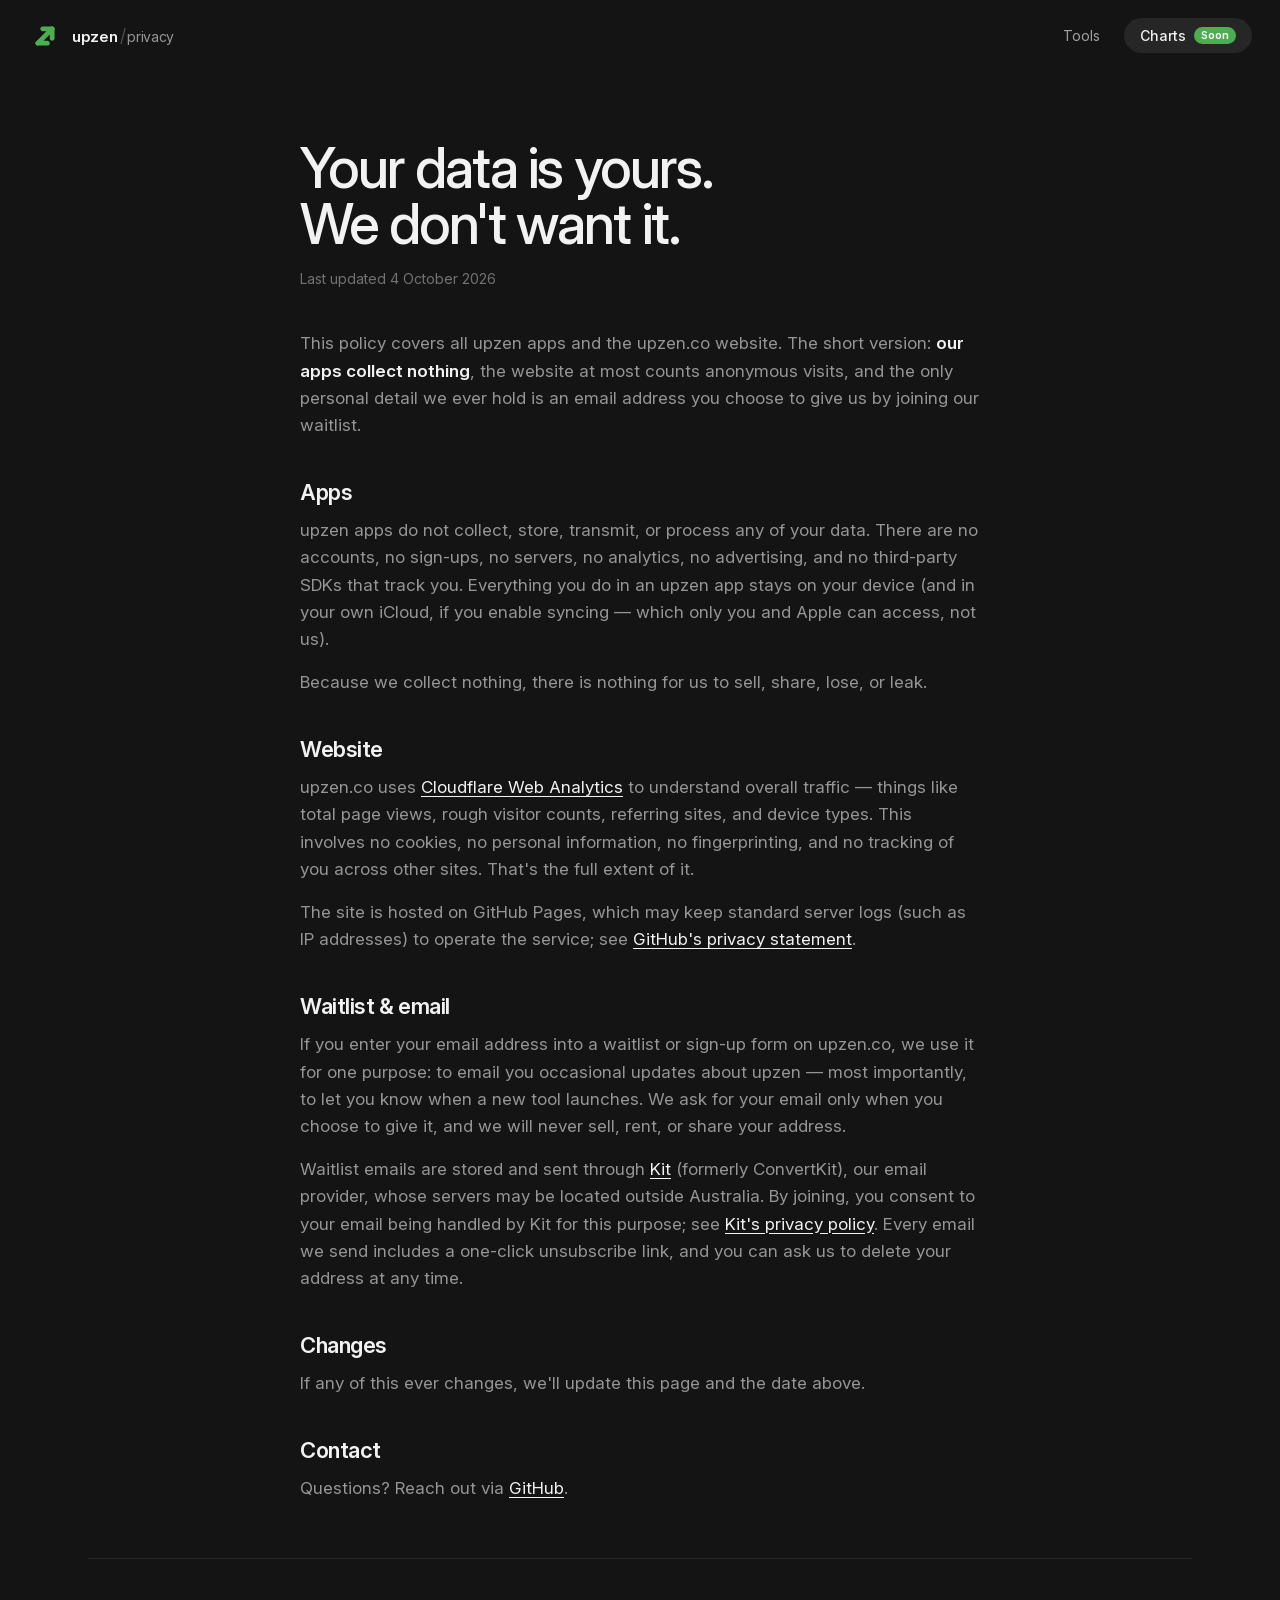
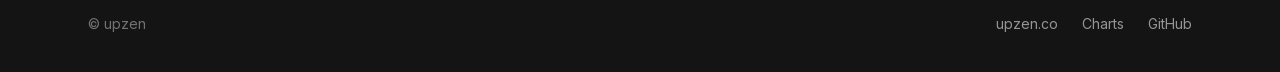
<file: privacy/index.html>
<!DOCTYPE html>
<html lang="en">
<head>
  <meta charset="UTF-8" />
  <meta name="viewport" content="width=device-width, initial-scale=1.0, minimum-scale=1.0, maximum-scale=5.0" />
  <title>Privacy — upzen</title>
  <meta name="description" content="upzen's privacy policy. Our apps collect nothing. Your data stays on your device." />
  <meta name="robots" content="noindex" />

  <!-- Favicon -->
  <link rel="icon" type="image/svg+xml" href="/assets/favicon.svg" />
  <link rel="icon" type="image/png" sizes="32x32" href="/assets/favicon-32x32.png" />
  <link rel="icon" type="image/png" sizes="16x16" href="/assets/favicon-16x16.png" />
  <link rel="apple-touch-icon" sizes="180x180" href="/assets/apple-touch-icon.png" />
  <meta name="theme-color" content="#1a1a1a" />

  <link rel="preload" href="/assets/fonts/inter-roman-latin.woff2" as="font" type="font/woff2" crossorigin />
  <link rel="stylesheet" href="/assets/fonts/inter.css" />
  <link rel="stylesheet" href="/assets/v2.css" />
</head>
<body class="page-privacy">

<nav class="nav" aria-label="Main">
  <a href="/" class="nav-logo" aria-label="upzen home">
    <svg viewBox="0 0 79.67 79.67" aria-hidden="true"><path fill="#4cae50" d="m56.57,28.71h-22.16c-3.1,0-5.61-2.51-5.61-5.61s2.51-5.61,5.61-5.61h22.16c3.1,0,5.61,2.51,5.61,5.61s-2.51,5.61-5.61,5.61Z"/><path fill="#4cae50" d="m45.26,62.18h-22.16c-3.1,0-5.61-2.51-5.61-5.61s2.51-5.61,5.61-5.61h22.16c3.1,0,5.61,2.51,5.61,5.61s-2.51,5.61-5.61,5.61Z"/><path fill="#4cae50" d="m23.1,62.18c-1.44,0-2.87-.55-3.97-1.64-2.19-2.19-2.19-5.74,0-7.93L52.6,19.14c2.19-2.19,5.74-2.19,7.93,0,2.19,2.19,2.19,5.74,0,7.93L27.07,60.53c-1.1,1.1-2.53,1.64-3.97,1.64Z"/><path fill="#4cae50" d="m56.57,50.87c-3.1,0-5.61-2.51-5.61-5.61v-22.16c0-3.1,2.51-5.61,5.61-5.61s5.61,2.51,5.61,5.61v22.16c0,3.1-2.51,5.61-5.61,5.61Z"/></svg>
    <span>upzen<span class="wm-sep">/</span><span class="wm-product">privacy</span></span>
  </a>
  <div class="nav-links">
    <a href="/#tools">Tools</a>
    <a href="/charts/" class="nav-cta">Charts <span class="nav-soon">Soon</span></a>
  </div>
</nav>

<main class="wrap">
  <article class="policy">
    <h1>Your data is yours. We don't want it.</h1>
    <p class="updated">Last updated 4 October 2026</p>

    <p>This policy covers all upzen apps and the upzen.co website. The short version: <strong>our apps collect nothing</strong>, the website at most counts anonymous visits, and the only personal detail we ever hold is an email address you choose to give us by joining our waitlist.</p>

    <h2>Apps</h2>
    <p>upzen apps do not collect, store, transmit, or process any of your data. There are no accounts, no sign-ups, no servers, no analytics, no advertising, and no third-party SDKs that track you. Everything you do in an upzen app stays on your device (and in your own iCloud, if you enable syncing — which only you and Apple can access, not us).</p>
    <p>Because we collect nothing, there is nothing for us to sell, share, lose, or leak.</p>

    <h2>Website</h2>
    <p>upzen.co uses <a href="https://www.cloudflare.com/privacypolicy/" target="_blank" rel="noopener">Cloudflare Web Analytics</a> to understand overall traffic — things like total page views, rough visitor counts, referring sites, and device types. This involves no cookies, no personal information, no fingerprinting, and no tracking of you across other sites. That's the full extent of it.</p>
    <p>The site is hosted on GitHub Pages, which may keep standard server logs (such as IP addresses) to operate the service; see <a href="https://docs.github.com/en/site-policy/privacy-policies/github-general-privacy-statement" target="_blank" rel="noopener">GitHub's privacy statement</a>.</p>

    <h2>Waitlist &amp; email</h2>
    <p>If you enter your email address into a waitlist or sign-up form on upzen.co, we use it for one purpose: to email you occasional updates about upzen — most importantly, to let you know when a new tool launches. We ask for your email only when you choose to give it, and we will never sell, rent, or share your address.</p>
    <p>Waitlist emails are stored and sent through <a href="https://kit.com" target="_blank" rel="noopener">Kit</a> (formerly ConvertKit), our email provider, whose servers may be located outside Australia. By joining, you consent to your email being handled by Kit for this purpose; see <a href="https://kit.com/privacy" target="_blank" rel="noopener">Kit's privacy policy</a>. Every email we send includes a one-click unsubscribe link, and you can ask us to delete your address at any time.</p>

    <h2>Changes</h2>
    <p>If any of this ever changes, we'll update this page and the date above.</p>

    <h2>Contact</h2>
    <p>Questions? Reach out via <a href="https://github.com/upzen-co" target="_blank" rel="noopener">GitHub</a>.</p>
  </article>

  <footer class="footer" style="border-top:1px solid var(--line)">
    <span>© upzen</span>
    <nav aria-label="Footer"><a href="/">upzen.co</a><a href="/charts/">Charts</a><a href="https://github.com/upzen-co">GitHub</a></nav>
  </footer>
</main>

<script src="/assets/v2.js"></script>
</body>
</html>
</file>
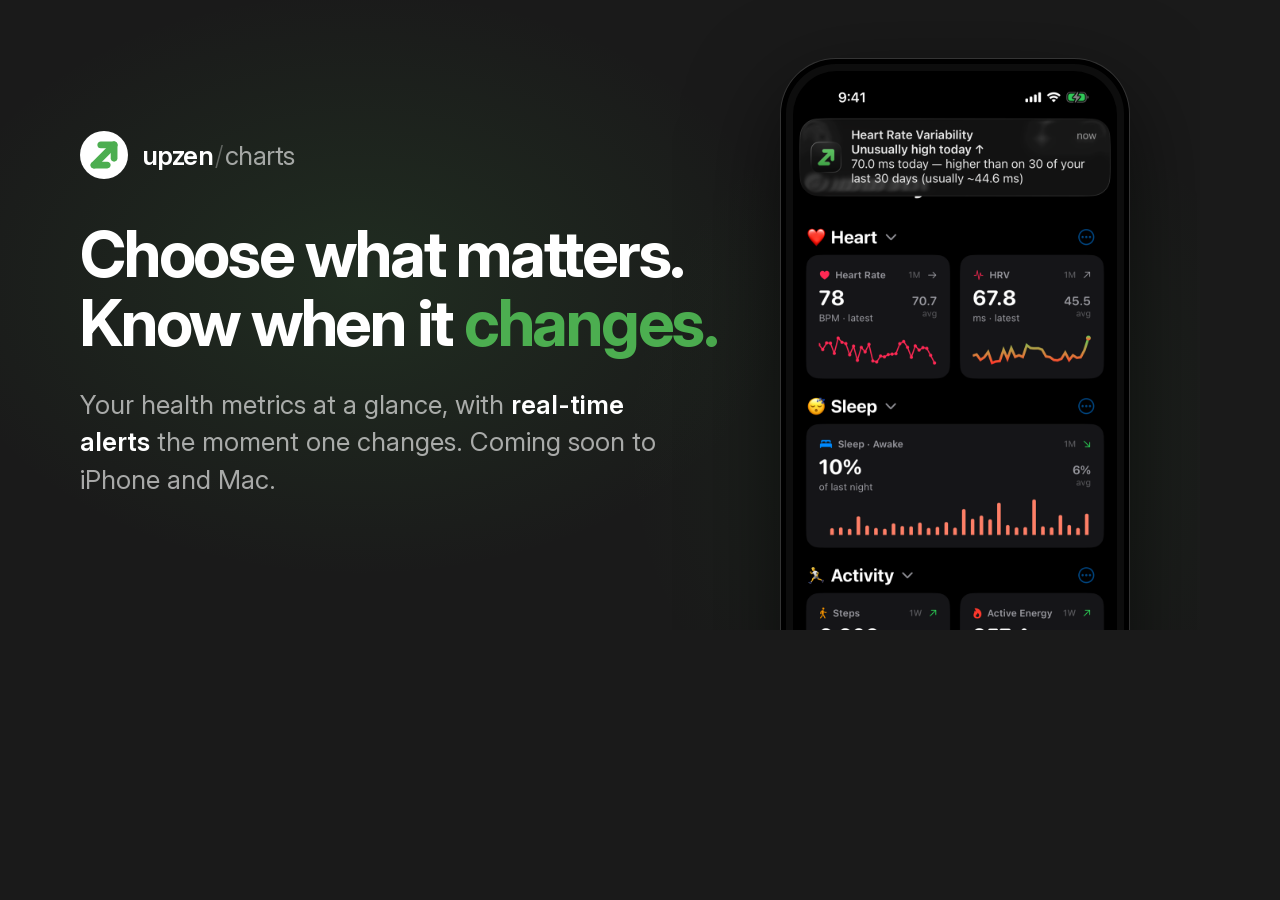
<file: assets/charts/og-card.html>
<!DOCTYPE html>
<!--
  Source for /assets/charts/og-image.png (the social share card for /charts/).
  Re-render after changing the headline or summary-dark.png:
    "/Applications/Chromium.app/Contents/MacOS/Chromium" --headless --disable-gpu \
      --hide-scrollbars --force-device-scale-factor=1 --window-size=1200,630 \
      --screenshot=assets/charts/og-image.png "file://$PWD/assets/charts/og-card.html"
-->
<html lang="en">
<head>
<meta charset="UTF-8" />
<title>Charts share card</title>
<meta name="robots" content="noindex" />
<link rel="stylesheet" href="../fonts/inter.css" />
<style>
  * { margin: 0; padding: 0; box-sizing: border-box; }
  html, body { width: 1200px; height: 630px; overflow: hidden; }
  body {
    font-family: -apple-system, BlinkMacSystemFont, 'SF Pro Text', 'Inter', sans-serif;
    background: #1a1a1a;
    color: #fff;
    -webkit-font-smoothing: antialiased;
    position: relative;
  }
  .glow {
    position: absolute; inset: 0;
    background:
      radial-gradient(ellipse 620px 420px at 30% 45%, rgba(76,174,80,0.13) 0%, transparent 70%),
      radial-gradient(ellipse 480px 520px at 80% 70%, rgba(76,174,80,0.08) 0%, transparent 70%);
  }
  .copy {
    position: absolute; left: 80px; top: 0; bottom: 0; width: 680px;
    display: flex; flex-direction: column; justify-content: center;
  }
  .brand { display: flex; align-items: center; gap: 14px; margin-bottom: 40px; }
  .brand svg { width: 48px; height: 48px; }
  .brand span { font-size: 26px; font-weight: 600; letter-spacing: -0.02em; }
  .brand .sep { color: rgba(255,255,255,0.3); font-weight: 300; margin: 0 2px; }
  .brand .product { color: rgba(255,255,255,0.6); font-weight: 400; }
  h1 {
    font-size: 64px; font-weight: 700; line-height: 1.08; letter-spacing: -0.035em;
    margin-bottom: 28px;
  }
  h1 em { font-style: normal; color: #4cae50; }
  p { font-size: 26px; line-height: 1.45; color: rgba(255,255,255,0.62); max-width: 600px; }
  p strong { color: #fff; font-weight: 600; }
  .phone {
    position: absolute; left: 780px; top: 58px;
    width: 350px;
    border-radius: 56px;
    background: #0d0d0d;
    border: 1px solid rgba(255,255,255,0.16);
    box-shadow: 0 30px 90px rgba(0,0,0,0.6), inset 0 0 0 5px #000;
    padding: 12px;
  }
  .phone img { display: block; width: 100%; border-radius: 44px; }
</style>
  <!-- Cloudflare Web Analytics --><script type='module' src='https://static.cloudflareinsights.com/beacon.min.js' data-cf-beacon='{"token": "06f5f6b1e0284eb387e32396f834f838"}'></script><!-- End Cloudflare Web Analytics -->
</head>
<body>
  <div class="glow"></div>
  <div class="copy">
    <div class="brand">
      <svg viewBox="0 0 79.67 79.67" xmlns="http://www.w3.org/2000/svg">
        <circle cx="39.835" cy="39.835" r="39.835" fill="#fff"/>
        <path fill="#4cae50" d="m56.57,28.71h-22.16c-3.1,0-5.61-2.51-5.61-5.61s2.51-5.61,5.61-5.61h22.16c3.1,0,5.61,2.51,5.61,5.61s-2.51,5.61-5.61,5.61Z"/>
        <path fill="#4cae50" d="m45.26,62.18h-22.16c-3.1,0-5.61-2.51-5.61-5.61s2.51-5.61,5.61-5.61h22.16c3.1,0,5.61,2.51,5.61,5.61s-2.51,5.61-5.61,5.61Z"/>
        <path fill="#4cae50" d="m23.1,62.18c-1.44,0-2.87-.55-3.97-1.64-2.19-2.19-2.19-5.74,0-7.93L52.6,19.14c2.19-2.19,5.74-2.19,7.93,0,2.19,2.19,2.19,5.74,0,7.93L27.07,60.53c-1.1,1.1-2.53,1.64-3.97,1.64Z"/>
        <path fill="#4cae50" d="m56.57,50.87c-3.1,0-5.61-2.51-5.61-5.61v-22.16c0-3.1,2.51-5.61,5.61-5.61s5.61,2.51,5.61,5.61v22.16c0,3.1-2.51,5.61-5.61,5.61Z"/>
      </svg>
      <span>upzen<span class="sep">/</span><span class="product">charts</span></span>
    </div>
    <h1>Choose what matters.<br/>Know when it <em>changes.</em></h1>
    <p>Your health metrics at a glance, with <strong>real-time alerts</strong> the moment one changes. Coming soon to iPhone&nbsp;and&nbsp;Mac.</p>
  </div>
  <div class="phone"><img src="summary-dark.png" alt="" /></div>
</body>
</html>
</file>
<file: assets/fonts/inter.css>
/* cyrillic-ext normal */
@font-face {
  font-family: 'Inter';
  font-style: normal;
  font-weight: 300 700;
  font-display: swap;
  src: url(/assets/fonts/inter-roman-cyrillic-ext.woff2) format('woff2');
  unicode-range: U+0460-052F, U+1C80-1C8A, U+20B4, U+2DE0-2DFF, U+A640-A69F, U+FE2E-FE2F;
}

/* cyrillic normal */
@font-face {
  font-family: 'Inter';
  font-style: normal;
  font-weight: 300 700;
  font-display: swap;
  src: url(/assets/fonts/inter-roman-cyrillic.woff2) format('woff2');
  unicode-range: U+0301, U+0400-045F, U+0490-0491, U+04B0-04B1, U+2116;
}

/* greek-ext normal */
@font-face {
  font-family: 'Inter';
  font-style: normal;
  font-weight: 300 700;
  font-display: swap;
  src: url(/assets/fonts/inter-roman-greek-ext.woff2) format('woff2');
  unicode-range: U+1F00-1FFF;
}

/* greek normal */
@font-face {
  font-family: 'Inter';
  font-style: normal;
  font-weight: 300 700;
  font-display: swap;
  src: url(/assets/fonts/inter-roman-greek.woff2) format('woff2');
  unicode-range: U+0370-0377, U+037A-037F, U+0384-038A, U+038C, U+038E-03A1, U+03A3-03FF;
}

/* vietnamese normal */
@font-face {
  font-family: 'Inter';
  font-style: normal;
  font-weight: 300 700;
  font-display: swap;
  src: url(/assets/fonts/inter-roman-vietnamese.woff2) format('woff2');
  unicode-range: U+0102-0103, U+0110-0111, U+0128-0129, U+0168-0169, U+01A0-01A1, U+01AF-01B0, U+0300-0301, U+0303-0304, U+0308-0309, U+0323, U+0329, U+1EA0-1EF9, U+20AB;
}

/* latin-ext normal */
@font-face {
  font-family: 'Inter';
  font-style: normal;
  font-weight: 300 700;
  font-display: swap;
  src: url(/assets/fonts/inter-roman-latin-ext.woff2) format('woff2');
  unicode-range: U+0100-02BA, U+02BD-02C5, U+02C7-02CC, U+02CE-02D7, U+02DD-02FF, U+0304, U+0308, U+0329, U+1D00-1DBF, U+1E00-1E9F, U+1EF2-1EFF, U+2020, U+20A0-20AB, U+20AD-20C0, U+2113, U+2C60-2C7F, U+A720-A7FF;
}

/* latin normal */
@font-face {
  font-family: 'Inter';
  font-style: normal;
  font-weight: 300 700;
  font-display: swap;
  src: url(/assets/fonts/inter-roman-latin.woff2) format('woff2');
  unicode-range: U+0000-00FF, U+0131, U+0152-0153, U+02BB-02BC, U+02C6, U+02DA, U+02DC, U+0304, U+0308, U+0329, U+2000-206F, U+20AC, U+2122, U+2191, U+2193, U+2212, U+2215, U+FEFF, U+FFFD;
}

/* cyrillic-ext italic */
@font-face {
  font-family: 'Inter';
  font-style: italic;
  font-weight: 300 400;
  font-display: swap;
  src: url(/assets/fonts/inter-italic-cyrillic-ext.woff2) format('woff2');
  unicode-range: U+0460-052F, U+1C80-1C8A, U+20B4, U+2DE0-2DFF, U+A640-A69F, U+FE2E-FE2F;
}

/* cyrillic italic */
@font-face {
  font-family: 'Inter';
  font-style: italic;
  font-weight: 300 400;
  font-display: swap;
  src: url(/assets/fonts/inter-italic-cyrillic.woff2) format('woff2');
  unicode-range: U+0301, U+0400-045F, U+0490-0491, U+04B0-04B1, U+2116;
}

/* greek-ext italic */
@font-face {
  font-family: 'Inter';
  font-style: italic;
  font-weight: 300 400;
  font-display: swap;
  src: url(/assets/fonts/inter-italic-greek-ext.woff2) format('woff2');
  unicode-range: U+1F00-1FFF;
}

/* greek italic */
@font-face {
  font-family: 'Inter';
  font-style: italic;
  font-weight: 300 400;
  font-display: swap;
  src: url(/assets/fonts/inter-italic-greek.woff2) format('woff2');
  unicode-range: U+0370-0377, U+037A-037F, U+0384-038A, U+038C, U+038E-03A1, U+03A3-03FF;
}

/* vietnamese italic */
@font-face {
  font-family: 'Inter';
  font-style: italic;
  font-weight: 300 400;
  font-display: swap;
  src: url(/assets/fonts/inter-italic-vietnamese.woff2) format('woff2');
  unicode-range: U+0102-0103, U+0110-0111, U+0128-0129, U+0168-0169, U+01A0-01A1, U+01AF-01B0, U+0300-0301, U+0303-0304, U+0308-0309, U+0323, U+0329, U+1EA0-1EF9, U+20AB;
}

/* latin-ext italic */
@font-face {
  font-family: 'Inter';
  font-style: italic;
  font-weight: 300 400;
  font-display: swap;
  src: url(/assets/fonts/inter-italic-latin-ext.woff2) format('woff2');
  unicode-range: U+0100-02BA, U+02BD-02C5, U+02C7-02CC, U+02CE-02D7, U+02DD-02FF, U+0304, U+0308, U+0329, U+1D00-1DBF, U+1E00-1E9F, U+1EF2-1EFF, U+2020, U+20A0-20AB, U+20AD-20C0, U+2113, U+2C60-2C7F, U+A720-A7FF;
}

/* latin italic */
@font-face {
  font-family: 'Inter';
  font-style: italic;
  font-weight: 300 400;
  font-display: swap;
  src: url(/assets/fonts/inter-italic-latin.woff2) format('woff2');
  unicode-range: U+0000-00FF, U+0131, U+0152-0153, U+02BB-02BC, U+02C6, U+02DA, U+02DC, U+0304, U+0308, U+0329, U+2000-206F, U+20AC, U+2122, U+2191, U+2193, U+2212, U+2215, U+FEFF, U+FFFD;
}
</file>
<file: assets/v2.css>
/* upzen v2 — shared styles for the Luma-style home + Charts pages. Dark only. */
*, *::before, *::after { box-sizing: border-box; }
:root {
  --bg: #141414;
  --bg-deep: #0b0b0c;
  --card: #1f1f21;
  --card-2: #1c1c1e;
  --ink: #f2f2f2;
  --ink-2: rgba(255,255,255,0.55);
  --ink-3: rgba(255,255,255,0.4);
  --line: rgba(255,255,255,0.08);
  --green: #4cae50;
  --health: #ef4444;
  --wealth: #4cae50;
  --happiness: #f59e0b;
  --wisdom: #8b5cf6;
  --gutter: clamp(16px, 4vw, 28px);
  color-scheme: dark;
}
html { -webkit-text-size-adjust: 100%; scroll-padding-top: 84px; }
@media (prefers-reduced-motion: no-preference) { html { scroll-behavior: smooth; } }
body {
  margin: 0; background: var(--bg); color: var(--ink);
  font-family: 'Inter', system-ui, -apple-system, sans-serif;
  -webkit-font-smoothing: antialiased; overflow-x: hidden;
}
body.page-charts { background: var(--bg-deep); }
a { color: inherit; }
img { max-width: 100%; }
.num { font-family: ui-rounded, "SF Pro Rounded", system-ui, sans-serif; }
.sr-only { position: absolute; width: 1px; height: 1px; overflow: hidden; clip: rect(0 0 0 0); white-space: nowrap; }
.wrap { max-width: 1160px; margin: 0 auto; padding: 0 var(--gutter); }

/* ── Nav ── */
/* Fixed so the one call to action stays in reach down long pages; it frosts over once the page scrolls (v2.js adds .stuck).
   Heroes reserve its 70px with padding-top, so the hero layout below is measured as if the nav were still in flow. */
.nav { position: fixed; top: 0; left: 0; right: 0; z-index: 50; display: flex; align-items: center; justify-content: space-between;
  gap: 16px; padding: 18px var(--gutter); transition: background-color .25s ease, box-shadow .25s ease; }
.nav.stuck { background: rgba(16,16,17,0.72); backdrop-filter: blur(20px) saturate(1.5); -webkit-backdrop-filter: blur(20px) saturate(1.5);
  box-shadow: 0 1px 0 var(--line); }
.nav-logo { display: flex; align-items: center; gap: 10px; text-decoration: none; font-weight: 600; font-size: 15px;
  letter-spacing: -0.02em; }
.nav-logo svg { width: 34px; height: 34px; display: block; }
.wm-sep { opacity: 0.3; font-weight: 300; font-size: 18px; margin: 0 2px; }
.wm-product { font-weight: 400; font-size: 14px; color: var(--ink-2); }
.nav-links { display: flex; align-items: center; gap: 24px; font-size: 14px; }
.nav-links a { color: rgba(255,255,255,0.6); text-decoration: none; }
.nav-links a:hover { color: var(--ink); }
.nav-links .nav-cta { color: var(--ink); padding: 9px 16px; border-radius: 999px; background: rgba(255,255,255,0.08); font-weight: 500;
  display: inline-flex; align-items: center; gap: 8px; }
.nav-soon { background: var(--green); color: #fff; font-size: 11px; font-weight: 600; padding: 3px 7px; border-radius: 99px; line-height: 1; }
@media (max-width: 640px) { .nav-links .hide-sm { display: none; } .nav-links { gap: 16px; } }

/* ── Headlines ── */
.h1 { margin: 0; font-size: clamp(44px, 7.4vw, 84px); font-weight: 500; line-height: 0.95; letter-spacing: -0.035em; text-wrap: balance; }
.h2 { margin: 0; font-size: clamp(36px, 5.2vw, 60px); font-weight: 500; line-height: 0.98; letter-spacing: -0.035em; text-wrap: balance; }
.grad { -webkit-background-clip: text; background-clip: text; color: transparent; -webkit-box-decoration-break: slice; }
.grad-home { background-image: linear-gradient(90deg, #4cae50 0%, #9ad94f 45%, #f59e0b 100%); }
.grad-health { background-image: linear-gradient(90deg, #ff3b30, #ff9500 45%, #34c759); }
.lede { margin: 0; font-size: clamp(17px, 2.2vw, 19px); line-height: 1.5; color: var(--ink-2); text-wrap: balance; }
.area-link { text-decoration: none; }
.area-link:hover { text-decoration: underline; text-underline-offset: .2em; }

/* ── Pill + buttons ── */
.pill { display: inline-flex; align-items: center; gap: 10px; padding: 5px 16px 5px 5px; border-radius: 999px; text-decoration: none;
  background: rgba(255,255,255,0.05); box-shadow: inset 0 0 0 1px rgba(255,255,255,0.16); font-size: 15px; font-weight: 500; }
.pill-badge { background: var(--green); color: #fff; font-weight: 600; font-size: 13px; padding: 5px 11px; border-radius: 999px; line-height: 1; white-space: nowrap; }
.pill:hover { box-shadow: inset 0 0 0 1px rgba(255,255,255,0.3); }

/* ── Waitlist form (pill) ── */
.waitlist { display: flex; flex-direction: column; align-items: inherit; gap: 10px; width: 100%; max-width: 440px; }
.waitlist-fields { display: flex; gap: 8px; width: 100%; background: rgba(255,255,255,0.06); padding: 6px; border-radius: 999px;
  box-shadow: inset 0 0 0 1px rgba(255,255,255,0.1), 0 12px 32px rgba(0,0,0,0.35); backdrop-filter: blur(12px); -webkit-backdrop-filter: blur(12px); }
.waitlist-input { flex: 1; min-width: 0; border: 0; outline: 0; background: transparent; font: inherit; font-size: 16px; padding: 10px 14px; color: var(--ink); }
.waitlist-input::placeholder { color: rgba(255,255,255,0.4); }
.waitlist-fields:focus-within { box-shadow: inset 0 0 0 1px rgba(76,174,80,0.7), 0 12px 32px rgba(0,0,0,0.35); }
.waitlist-btn { flex: none; border: 0; font: inherit; font-weight: 600; font-size: 15px; background: var(--ink); color: #141414;
  padding: 12px 20px; border-radius: 999px; cursor: pointer; min-height: 44px; }
.waitlist-btn:disabled { opacity: 0.6; cursor: default; }
.waitlist-note { margin: 0; font-size: 13px; color: var(--ink-3); }
.waitlist-msg { min-height: 0; font-size: 14px; color: var(--ink-2); margin: 0; }
.waitlist-msg:empty { display: none; }
.waitlist-msg.success { color: #8fd492; }
.waitlist-msg.error { color: #ff8a8a; }
.waitlist-hp { position: absolute; left: -9999px; width: 1px; height: 1px; opacity: 0; }
@media (max-width: 400px) { .waitlist-btn { padding: 12px 14px; font-size: 14px; } }

/* ── Metric card (Charts Summary style) ── */
.mcard { background: var(--card); border-radius: 22px; padding: 16px 16px 12px; box-shadow: 0 30px 60px rgba(0,0,0,0.45), 0 0 0 1px rgba(255,255,255,0.06); }
.mcard-head { display: flex; align-items: center; justify-content: space-between; font-size: 14px; }
.mcard-title { display: flex; align-items: center; gap: 6px; color: #d1d1d6; font-weight: 600; }
.mcard-range { color: #6e6e73; }
.mcard-figs { display: flex; justify-content: space-between; align-items: flex-end; margin-top: 6px; }
.mcard-val { font-size: 34px; font-weight: 700; line-height: 1; }
.mcard-sub { font-size: 13px; color: #8e8e93; margin-top: 4px; }
.mcard-avg { text-align: right; font-size: 20px; color: #a1a1a6; font-weight: 600; }
.mcard-avg small { display: block; font-size: 12px; color: #6e6e73; font-weight: 400; }
.mcard svg.spark { width: 100%; display: block; margin-top: 8px; }
.mcard-rows { display: flex; flex-direction: column; gap: 5px; margin-top: 10px; }
.mcard-row { display: flex; justify-content: space-between; gap: 8px; font-size: 13px; padding: 6px 10px; border-radius: 10px;
  background: rgba(255,255,255,0.05); color: #d1d1d6; }
.mcard-row b { font-weight: 700; white-space: nowrap; }
/* The screenshot's own rounded card sits on black; clip to its corner (~8% of width) so no black shows at any size. */
.shot-card { align-self: start; border-radius: 8.4% / 9.8%; overflow: hidden; background: #1c1c1e; box-shadow: 0 30px 60px rgba(0,0,0,0.45), 0 0 0 1px rgba(255,255,255,0.06); }
.shot-card img { display: block; width: 100%; height: auto; }

/* ── Home hero ── */
.home-hero { position: relative; padding-top: 70px; min-height: min(900px, 100svh); display: flex; flex-direction: column; overflow: hidden;
  background: radial-gradient(ellipse 60% 50% at 50% 46%, rgba(76,174,80,0.10), rgba(20,20,20,0) 70%), var(--bg); }
.home-hero-main { flex: 1; display: flex; flex-direction: column; align-items: center; justify-content: center; text-align: center;
  padding: 40px var(--gutter) 80px; gap: 26px; position: relative; z-index: 2; }
.home-hero-main .lede { max-width: 640px; }
/* The cards keep their exact desktop design at every size: they just scale (--s) and, below desktop,
   move to the four corners so they still frame the headline instead of dropping into a row. */
.home-floats .float { position: absolute; z-index: 1; --s: 1; --lift: 0px; transform: translateY(var(--lift)) rotate(var(--r)) scale(var(--s)); }
.home-floats a.float { text-decoration: none; transition: transform .25s ease; }
.home-floats a.float:hover { --lift: -6px; }
.float-hrv { left: 6%; top: 150px; width: 252px; --r: -7deg; transform-origin: top left; }
.float-wealth { right: 6%; top: 128px; width: 268px; --r: 6deg; transform-origin: top right; }
.float-happy { left: 10%; bottom: 70px; width: 236px; --r: 5deg; transform-origin: bottom left; }
.float-wisdom { right: 9%; bottom: 84px; width: 244px; --r: -5deg; transform-origin: bottom right; }
/* Tablet: same orbit as desktop, cards scaled so they fit beside the (smaller) headline. */
@media (max-width: 1180px) {
  .home-hero { min-height: 0; }
  .home-hero-main { padding-top: 56px; padding-bottom: 120px; }
  .home-floats .float { --s: 0.72; }
  .float-hrv { left: 2%; top: 150px; }
  .float-wealth { right: 2%; top: 136px; }
  .float-happy { left: 2.5%; bottom: 48px; }
  .float-wisdom { right: 2.5%; bottom: 58px; }
  .shelf-section { padding-top: 72px; }
}
@media (max-width: 900px) {
  .home-hero-main { padding-bottom: 150px; }
  .home-floats .float { --s: 0.6; }
  .float-hrv { left: 1.5%; top: 160px; }
  .float-wealth { right: 1.5%; top: 150px; }
  .float-happy { bottom: 20px; }
  .float-wisdom { bottom: 28px; }
}
/* Phone: no room beside the headline, so the cards frame it from above and below instead. */
@media (max-width: 700px) {
  .home-hero-main { padding-top: 130px; padding-bottom: 125px; }
  .home-floats .float { --s: 0.5; }
  .float-hrv { left: 3%; top: 74px; }
  .float-wealth { right: 1%; top: 86px; }
  .float-happy { left: 4%; bottom: 18px; }
  .float-wisdom { right: 3%; bottom: 26px; }
}

/* ── Product shelf ── */
.shelf-section { padding-top: 120px; }
.shelf-head { display: flex; justify-content: space-between; align-items: flex-end; gap: 24px; flex-wrap: wrap; margin-bottom: 40px; }
.dot { width: 8px; height: 8px; border-radius: 99px; flex: none; }
.area { display: flex; flex-direction: column; gap: 28px; margin-bottom: 96px; }
@media (max-width: 560px) { .area { margin-bottom: 64px; gap: 22px; } }
.area[hidden] { display: none; }
.area-head { display: flex; justify-content: space-between; align-items: baseline; gap: 8px 16px; flex-wrap: wrap; }
.area-head h3 { margin: 0; display: flex; align-items: center; gap: 10px; font-size: 26px; font-weight: 600; letter-spacing: -0.02em; }
.area-head h3 .dot { width: 10px; height: 10px; }
.area-head span { font-size: 15px; color: var(--ink-3); }
.shelf { display: grid; grid-template-columns: repeat(3, minmax(0, 1fr)); gap: 20px; }
.pcard { text-decoration: none; background: var(--card); border-radius: 28px; overflow: hidden; display: flex; flex-direction: column;
  box-shadow: inset 0 0 0 1px rgba(255,255,255,0.06); transition: transform .2s ease; }
.pcard:hover { transform: translateY(-3px); }
.pcard-art { height: 200px; background: #18181a; position: relative; overflow: hidden; }
.pcard-body { padding: 24px 28px 28px; display: flex; flex-direction: column; gap: 6px; flex: 1; }
.pcard-meta { display: flex; gap: 6px; align-items: center; flex-wrap: wrap; }
.soon.soon-full { grid-column: 1 / -1; }
.pcard-name { font-size: 20px; font-weight: 600; letter-spacing: -0.01em; margin-top: 4px; }
.pcard-proof { font-size: 13px; font-weight: 500; color: var(--ink-2); }
.pcard-proof span { color: #f5b13d; }
.pcard-desc { font-size: 15px; color: var(--ink-2); line-height: 1.45; }
.pcard-cta { margin-top: auto; padding-top: 14px; font-size: 15px; font-weight: 600; }
.span-2 { grid-column: span 2; }
.feat-hrv { position: absolute; left: 7%; top: 30px; width: min(250px, 46%); transform: rotate(-4deg); }
.feat-banner { position: absolute; right: 5%; top: 52px; width: min(320px, 50%); }
@media (max-width: 640px) {
  .feat-hrv { left: 8%; top: 22px; width: 58%; }
  .feat-banner { top: auto; bottom: 22px; right: 6%; width: 72%; }
}
.soon { grid-column: span 2; text-decoration: none; border-radius: 28px; padding: 36px 32px; display: flex; flex-direction: column; justify-content: center;
  align-items: flex-start; gap: 12px; min-height: 240px;
  background: repeating-linear-gradient(135deg, rgba(255,255,255,0.025) 0 12px, rgba(255,255,255,0) 12px 24px);
  box-shadow: inset 0 0 0 1.5px rgba(255,255,255,0.12); }
.soon-badge { display: inline-flex; align-items: center; gap: 8px; font-size: 13px; font-weight: 600; padding: 6px 12px; border-radius: 99px;
  background: rgba(255,255,255,0.06); color: rgba(255,255,255,0.75); }
.soon-title { font-size: 24px; font-weight: 600; letter-spacing: -0.02em; line-height: 1.15; }
.soon-sub { font-size: 15px; color: var(--ink-2); }
@media (max-width: 1000px) {
  .shelf { grid-template-columns: repeat(2, minmax(0, 1fr)); }
  .span-2 { grid-column: 1 / -1; }
  .soon { grid-column: span 1; }
  /* Two columns: a card left alone on its row takes the full width instead of leaving a hole. */
  .shelf > .span-2 + :last-child, .shelf > :last-child:nth-child(odd) { grid-column: 1 / -1; }
}
@media (max-width: 640px) {
  .shelf-section { padding-top: 64px; }
  .shelf { grid-template-columns: minmax(0, 1fr); }
  .soon, .span-2 { grid-column: auto; }
  .soon { min-height: 0; padding: 28px 24px; }
  .pcard-body { padding: 20px 22px 24px; }
}

/* ── About strip + footer ── */
.about { display: grid; grid-template-columns: repeat(2, minmax(0, 1fr)); gap: 40px; align-items: center; padding: 72px 0 24px;
  border-top: 1px solid var(--line); margin-top: 32px; }
.about-copy { display: flex; flex-direction: column; align-items: flex-start; gap: 22px; min-width: 0; }
.about p { margin: 0; font-size: 18px; line-height: 1.55; color: var(--ink-2); }
@media (max-width: 800px) { .about { grid-template-columns: minmax(0, 1fr); gap: 20px; padding-top: 56px; } }
.footer { display: flex; justify-content: space-between; align-items: center; gap: 16px; flex-wrap: wrap; padding: 56px 0 40px; font-size: 14px; color: var(--ink-3); }
.footer nav { display: flex; gap: 24px; }
.footer a { color: var(--ink-2); text-decoration: none; }
.footer a:hover { color: var(--ink); }
.footer-note { flex-basis: 100%; margin: 0; font-size: 13px; line-height: 1.5; color: var(--ink-3); max-width: 70ch; }

/* ── Charts hero ── */
.charts-hero { position: relative; padding-top: 70px; min-height: min(900px, 100svh); display: flex; flex-direction: column; overflow: hidden; background: var(--bg-deep); }
.charts-hero-main { position: relative; z-index: 2; display: flex; flex-direction: column; align-items: flex-start; gap: 24px;
  padding: 64px var(--gutter) 0 max(var(--gutter), 6%); }
.charts-hero-main .h1 { font-size: clamp(44px, 6.4vw, 80px); line-height: 0.94; letter-spacing: -0.04em; text-wrap: initial; }
/* Each headline sentence stays on one line once there is room (the column no longer caps the width). */
@media (min-width: 901px) { .charts-hero-main .h1 .line { white-space: nowrap; } }
.charts-hero-main .lede { max-width: 470px; text-wrap: pretty; }
.charts-hero-main .waitlist { align-items: flex-start; }
.hero-graph { position: absolute; left: 0; right: 0; bottom: 0; height: 470px; z-index: 0; }
.hero-graph svg.line { position: absolute; inset: 0; width: 100%; height: 100%; }
.hero-graph .avg { position: absolute; left: 24px; top: calc(322 / 470 * 100% - 22px); font-size: 12px; color: var(--ink-3); }
.hero-graph .spike { position: absolute; left: calc(1340 / 1440 * 100% - 9px); top: calc(120 / 470 * 100% - 9px); width: 18px; height: 18px;
  border-radius: 99px; background: #34c759; box-shadow: 0 0 0 6px rgba(52,199,89,0.22), 0 0 28px rgba(52,199,89,0.7); }
.hero-graph .dates { position: absolute; left: 0; right: 0; bottom: 10px; display: flex; justify-content: space-around; font-size: 12px; color: rgba(255,255,255,0.35); padding: 0 40px; }
.banner { display: flex; gap: 12px; align-items: center; padding: 12px 14px; border-radius: 24px; background: rgba(40,40,44,0.72);
  backdrop-filter: blur(20px); -webkit-backdrop-filter: blur(20px); box-shadow: 0 20px 50px rgba(0,0,0,0.5), inset 0 0 0 1px rgba(255,255,255,0.08);
  font-family: -apple-system, 'SF Pro Text', 'Inter', system-ui, sans-serif; }
.banner img { flex: none; width: 38px; height: 38px; border-radius: 9px; display: block; }
.banner-text { flex: 1; min-width: 0; font-size: 13px; line-height: 1.3; }
.banner-top { display: flex; justify-content: space-between; gap: 8px; }
.banner-top b { font-weight: 600; }
.banner-top span { color: rgba(255,255,255,0.45); }
.banner-body { color: rgba(255,255,255,0.8); }
.banner-thumb { flex: none; width: 38px; height: 38px; border-radius: 8px; display: block; }
.hero-graph .banner { position: absolute; right: calc(100 / 1440 * 100% + 28px); top: 36px; width: 380px; }
/* Narrower screens: the graph moves below the copy so it never runs under the text. */
@media (max-width: 900px) {
  .charts-hero { min-height: 0; }
  .charts-hero-main { padding-top: 40px; max-width: none; }
  .hero-graph { position: relative; height: 380px; margin-top: 32px; order: 2; }
  .hero-graph .banner { left: auto; right: var(--gutter); width: min(400px, calc(100% - 2 * var(--gutter))); top: 0; }
}
@media (max-width: 560px) {
  .hero-graph { height: 320px; }
  .hero-graph .dates span:nth-child(2), .hero-graph .dates span:nth-child(4) { display: none; }
}

/* ── Charts story (annotated phone) ── */
.story { padding: 120px 0 0; display: flex; flex-direction: column; align-items: center; gap: 56px; }
.story-head { text-align: center; display: flex; flex-direction: column; align-items: center; gap: 16px; }
.story-head .lede { max-width: 540px; }
.stage { position: relative; width: 100%; display: flex; justify-content: center; }
.stage-glow { position: absolute; left: 50%; top: 40%; width: 640px; height: 640px; max-width: 100vw; transform: translate(-50%, -50%);
  background: radial-gradient(circle, rgba(76,174,80,0.18), rgba(11,11,12,0) 65%); pointer-events: none; }
.phone { position: relative; width: 410px; max-width: 86vw; flex: none; }
.phone > img { display: block; width: 100%; height: auto; filter: drop-shadow(0 50px 80px rgba(0,0,0,0.55)); }
/* Notification laid over the screenshot's blanked banner area — positions are % of the phone image so it scales with it. */
.phone .banner { position: absolute; left: 7.07%; top: 8.7%; width: 85.85%; padding: 2.7% 2.7% 2.7% 2.9%; gap: 2.4%; border-radius: 22px;
  background: #232326; backdrop-filter: none; box-shadow: inset 0 0 0 0.5px rgba(255,255,255,0.12); }
.phone .banner img { width: 9.4%; height: auto; aspect-ratio: 1; border-radius: 22%; }
/* Scales with the phone, which is min(410px, 86vw) wide. */
.phone .banner-text { font-size: min(12.5px, 2.62vw); line-height: 1.28; }
.phone .banner-thumb { width: 10.5%; height: auto; aspect-ratio: 1; border-radius: 20%; }
.callouts { display: contents; }
.callout { position: absolute; width: 300px; }
.callout .n { font-size: 13px; font-weight: 700; color: var(--green); }
.callout h3 { margin: 4px 0 0; font-size: 22px; font-weight: 600; letter-spacing: -0.02em; }
.callout p { margin: 6px 0 0; font-size: 15px; line-height: 1.5; color: var(--ink-2); }
.callout .rule { position: absolute; top: 40px; width: 48px; height: 1px; background: rgba(255,255,255,0.25); }
.callout.l { right: calc(50% + 225px); text-align: right; }
.callout.l .rule { right: -60px; }
.callout.r { left: calc(50% + 225px); }
.callout.r .rule { left: -60px; }
.c1 { top: 210px; } .c3 { top: 70px; } .c2 { top: 470px; }
@media (max-width: 1060px) {
  .stage { flex-direction: column; align-items: center; gap: 32px; }
  .callouts { display: grid; grid-template-columns: repeat(3, minmax(0, 1fr)); gap: 24px; width: 100%; }
  .callout { position: static; width: auto; text-align: left !important; }
  .callout .rule { display: none; }
  .c1 { order: 1; } .c2 { order: 2; } .c3 { order: 3; }
}
@media (max-width: 760px) { .callouts { grid-template-columns: minmax(0, 1fr); gap: 28px; } .story { padding-top: 80px; } }

.feat-section { padding: 140px 0 0; }
.feat-head { margin-bottom: 48px; }
.feats { display: grid; grid-template-columns: repeat(3, minmax(0, 1fr)); column-gap: 48px; }
.feat { border-top: 1px solid rgba(255,255,255,0.1); padding: 28px 0 36px; display: flex; flex-direction: column; gap: 10px; }
.feat svg { width: 26px; height: 26px; }
.feat h3 { margin: 0; font-size: 19px; font-weight: 600; }
.feat p { margin: 0; font-size: 15px; line-height: 1.5; color: var(--ink-2); }
@media (max-width: 900px) { .feats { grid-template-columns: repeat(2, minmax(0, 1fr)); column-gap: 32px; } }
@media (max-width: 560px) { .feats { grid-template-columns: minmax(0, 1fr); } .feat-section { padding-top: 96px; } }

.closing { text-align: center; display: flex; flex-direction: column; align-items: center; gap: 28px; padding: 140px 0 40px; }
.closing .big { margin: 0; font-size: clamp(44px, 8vw, 96px); font-weight: 500; line-height: 0.92; letter-spacing: -0.045em; text-wrap: balance; }
.closing .waitlist { align-items: center; }
@media (max-width: 560px) { .closing { padding-top: 96px; } }

/* ── Motion (Charts) ──
   On load the HRV line draws left to right, then the spike lands and the alert drops in: the product's promise in three seconds.
   Below the fold, [data-reveal] blocks rise in as they scroll into view (v2.js adds .anim to <html>, then .in per block),
   so with no JS or reduced motion everything simply shows. */
@media (prefers-reduced-motion: no-preference) {
  .charts-hero-main > * { animation: rise .8s cubic-bezier(.2,.7,.2,1) both; }
  .charts-hero-main > :nth-child(2) { animation-delay: .12s; }
  .charts-hero-main > :nth-child(3) { animation-delay: .24s; }
  /* Stops at 94%: the line ends at x=1340 of 1440, so the reveal finishes as it reaches the spike. */
  .hero-graph svg.line-data { animation: draw 2.4s cubic-bezier(.55,0,.25,1) .3s both; }
  .hero-graph .avg, .hero-graph .dates { animation: fade .8s ease .3s both; }
  .hero-graph .spike { animation: pop .55s cubic-bezier(.3,1.7,.5,1) 2.55s both; }
  .hero-graph .spike::after { content: ""; position: absolute; inset: 0; border-radius: inherit; animation: ring 2.4s ease-out 3.1s infinite; }
  .hero-graph .hero-alert { animation: drop .7s cubic-bezier(.2,1.25,.4,1) 2.85s both; }

  .anim [data-reveal] { opacity: 0; transform: translateY(22px);
    transition: opacity .8s ease, transform .8s cubic-bezier(.2,.7,.2,1); transition-delay: calc(var(--i, 0) * 110ms); }
  .anim [data-reveal].in { opacity: 1; transform: none; }
  /* The phone's alert lands after the phone settles, like the real banner. */
  .anim .phone .banner { opacity: 0; transform: translateY(-45%) scale(.92);
    transition: opacity .5s ease .7s, transform .75s cubic-bezier(.2,1.25,.4,1) .7s; }
  .anim .phone.in .banner { opacity: 1; transform: none; }
}
@keyframes rise { from { opacity: 0; transform: translateY(18px); } to { opacity: 1; transform: none; } }
@keyframes fade { from { opacity: 0; } to { opacity: 1; } }
@keyframes draw { from { clip-path: inset(0 100% 0 0); } to { clip-path: inset(0 6% 0 0); } }
@keyframes pop { from { opacity: 0; transform: scale(.2); } to { opacity: 1; transform: none; } }
@keyframes ring { from { box-shadow: 0 0 0 0 rgba(52,199,89,0.55); } to { box-shadow: 0 0 0 26px rgba(52,199,89,0); } }
@keyframes drop { from { opacity: 0; transform: translateY(-28px) scale(.95); } to { opacity: 1; transform: none; } }

/* ── Charts FAQ: one grouped inset list, like Settings; each row opens in place. ── */
.faq { padding: 140px 0 0; display: flex; flex-direction: column; gap: 32px; max-width: 760px; margin: 0 auto; }
.faq-list { background: var(--card); border-radius: 12px; overflow: hidden; }
.faq details + details { border-top: 1px solid var(--line); margin-left: 20px; }
.faq details + details summary { padding-left: 0; }
.faq details + details p { padding-left: 0; }
.faq summary { list-style: none; cursor: pointer; display: flex; justify-content: space-between; align-items: center; gap: 16px;
  padding: 18px 20px; font-size: 17px; font-weight: 600; min-height: 44px; }
.faq summary::-webkit-details-marker { display: none; }
.faq summary::after { content: ""; flex: none; width: 8px; height: 8px; border-right: 2px solid var(--ink-3); border-bottom: 2px solid var(--ink-3);
  transform: rotate(45deg) translateY(-2px); transition: transform .2s ease; }
.faq details[open] summary::after { transform: rotate(-135deg) translateY(-2px); }
.faq summary:focus-visible { outline: 2px solid var(--green); outline-offset: -2px; border-radius: 12px; }
.faq details p { margin: 0; padding: 0 20px 18px; font-size: 15px; line-height: 1.5; color: var(--ink-2); max-width: 60ch; }
@media (max-width: 560px) { .faq { padding-top: 96px; } }

/* ── Privacy (shared nav + footer; a single reading column) ── */
.page-privacy .policy { max-width: 680px; margin: 0 auto; padding: 140px 0 40px; }
.policy h1 { margin: 0; font-size: clamp(36px, 5.2vw, 56px); font-weight: 500; line-height: 1; letter-spacing: -0.035em; text-wrap: balance; }
.policy .updated { margin: 16px 0 40px; font-size: 14px; color: var(--ink-3); }
.policy h2 { margin: 40px 0 12px; font-size: 22px; font-weight: 600; letter-spacing: -0.02em; }
.policy p { margin: 0 0 16px; font-size: 17px; line-height: 1.6; color: var(--ink-2); }
.policy strong { color: var(--ink); font-weight: 600; }
.policy a { color: var(--ink); text-underline-offset: .2em; }
@media (max-width: 560px) { .page-privacy .policy { padding-top: 110px; } }
</file>
